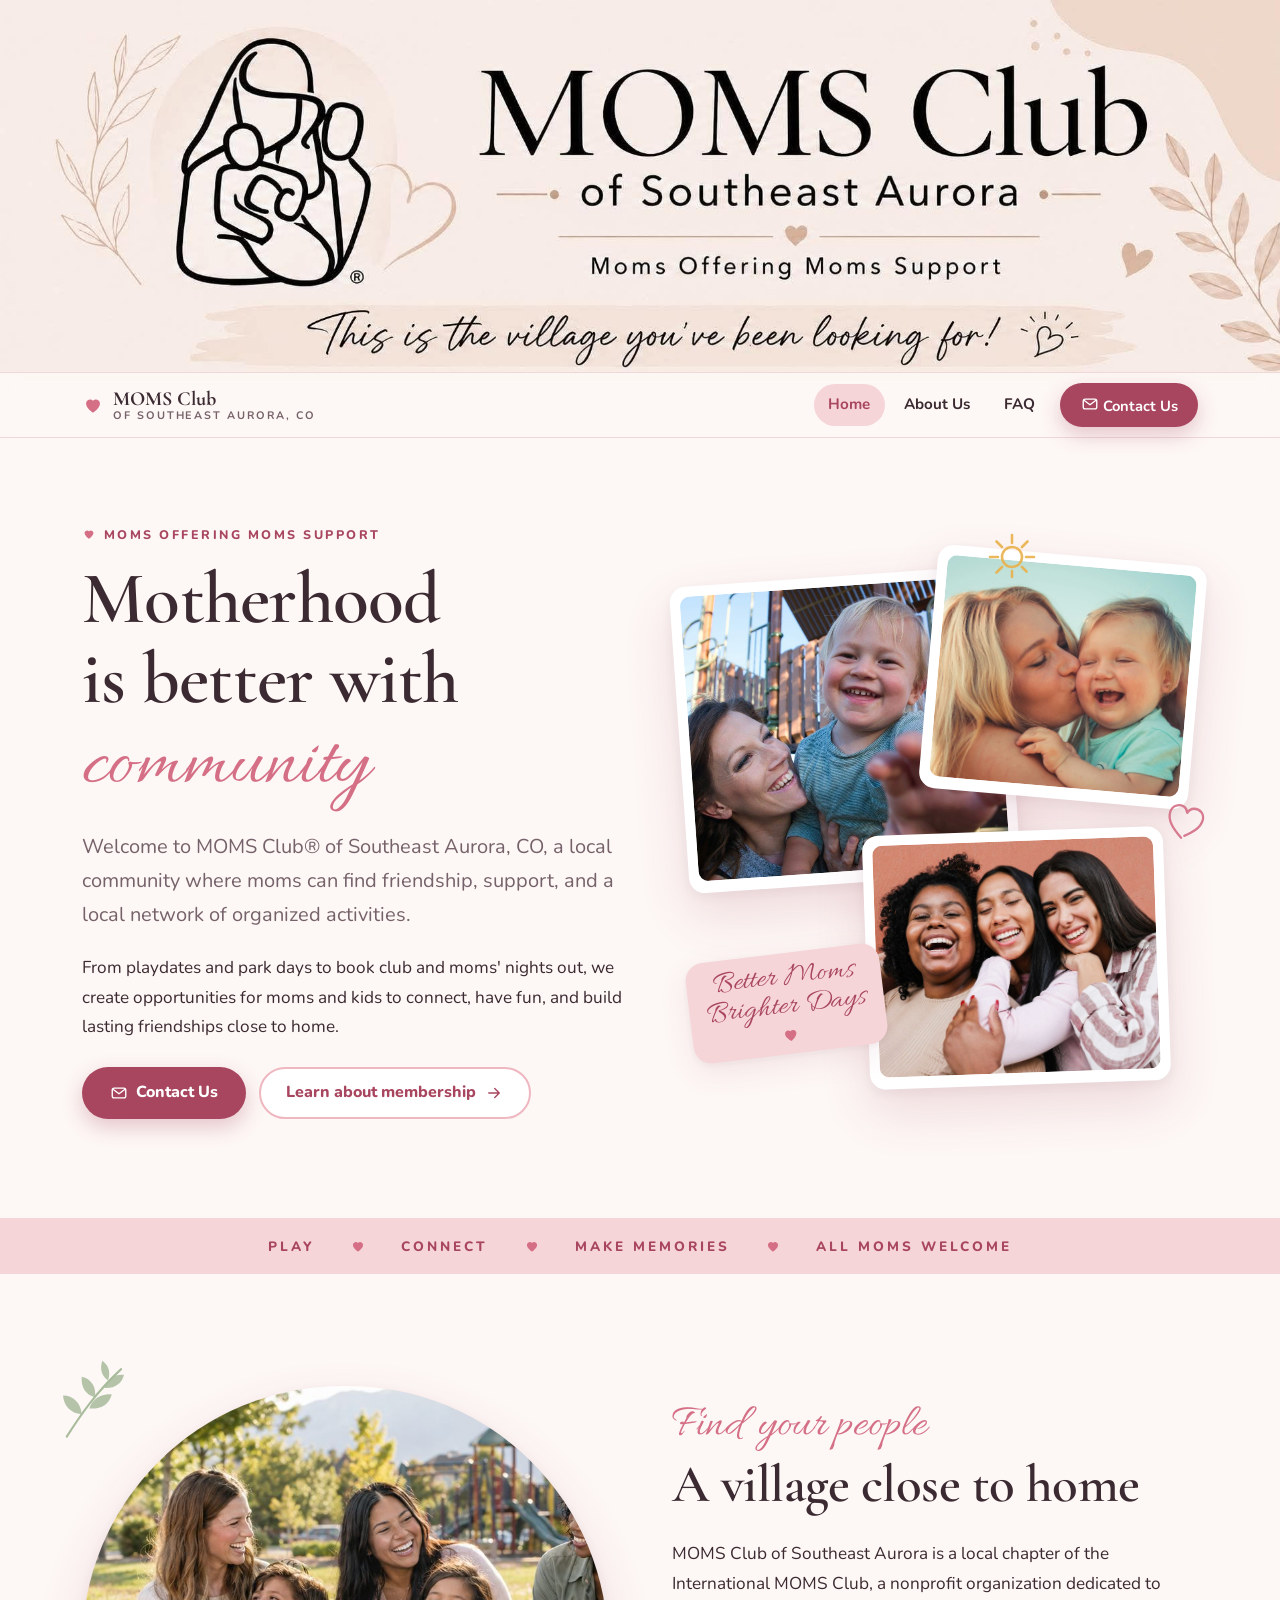
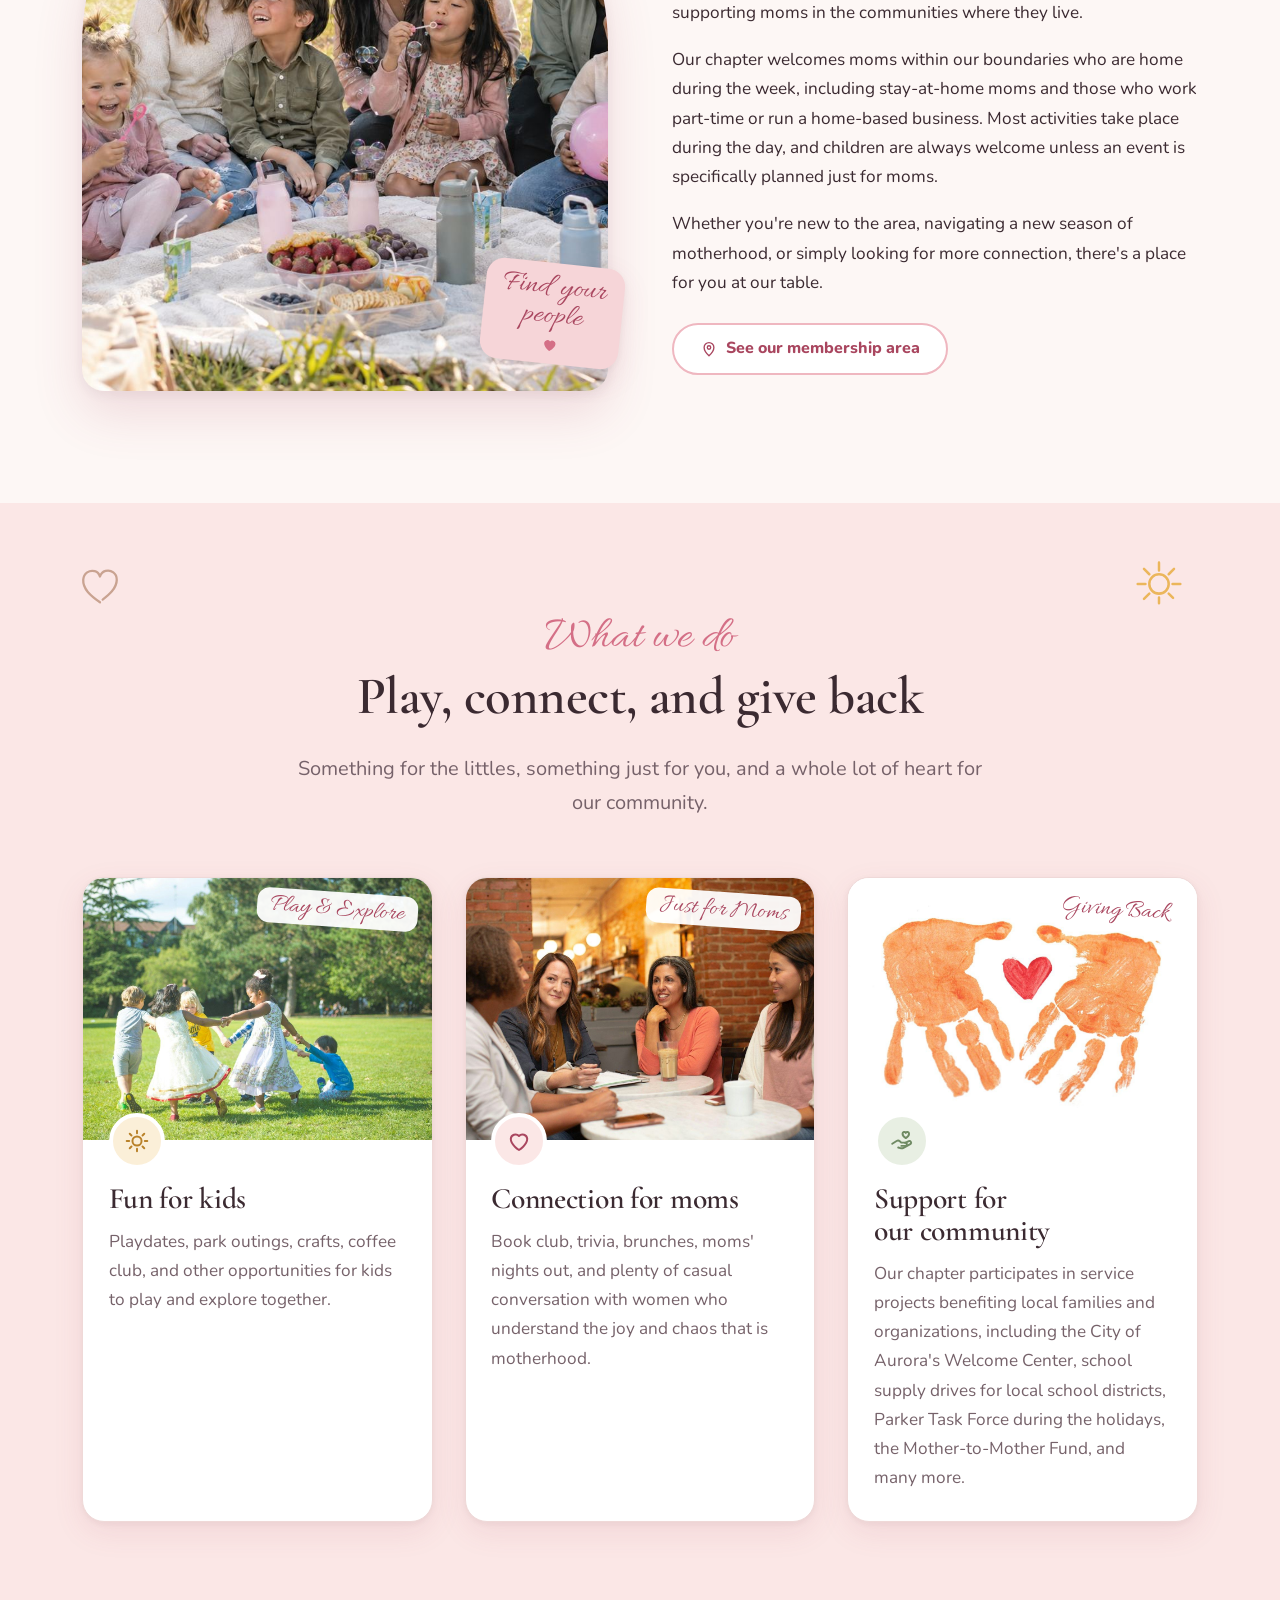
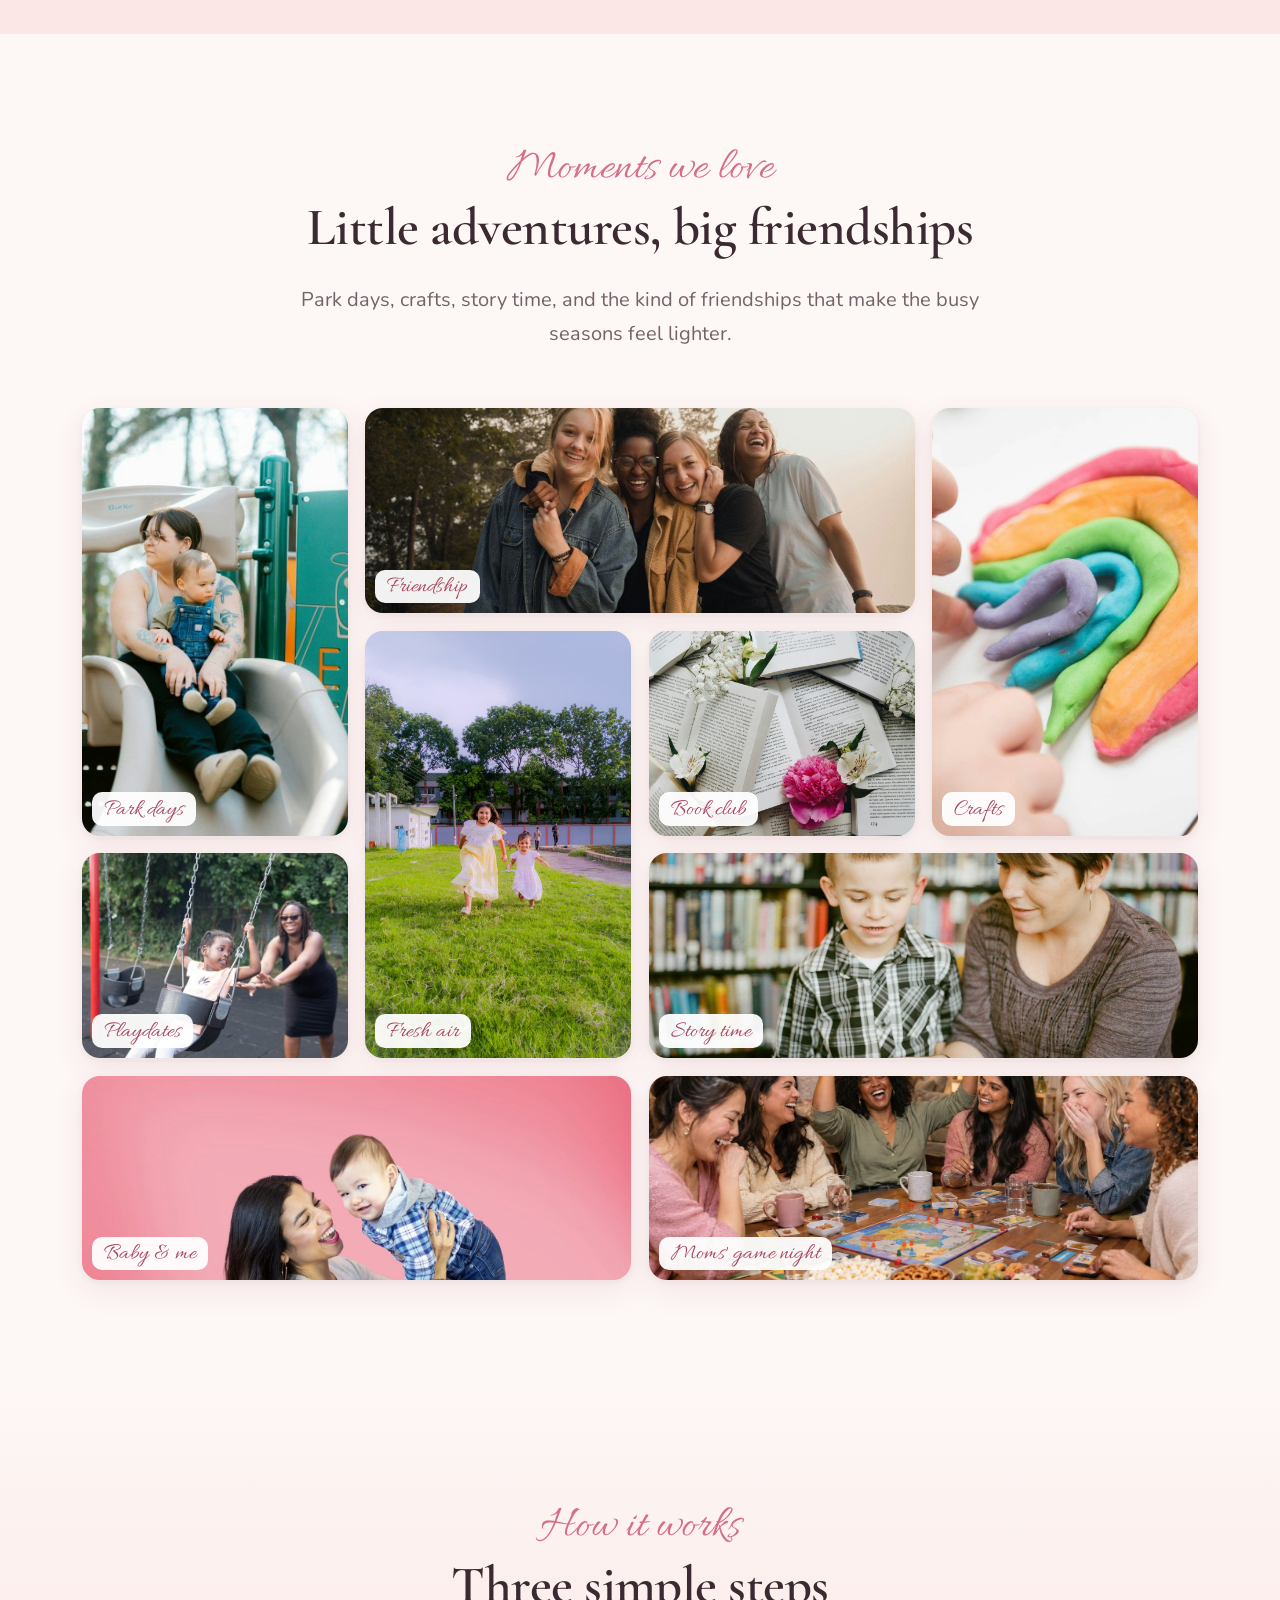
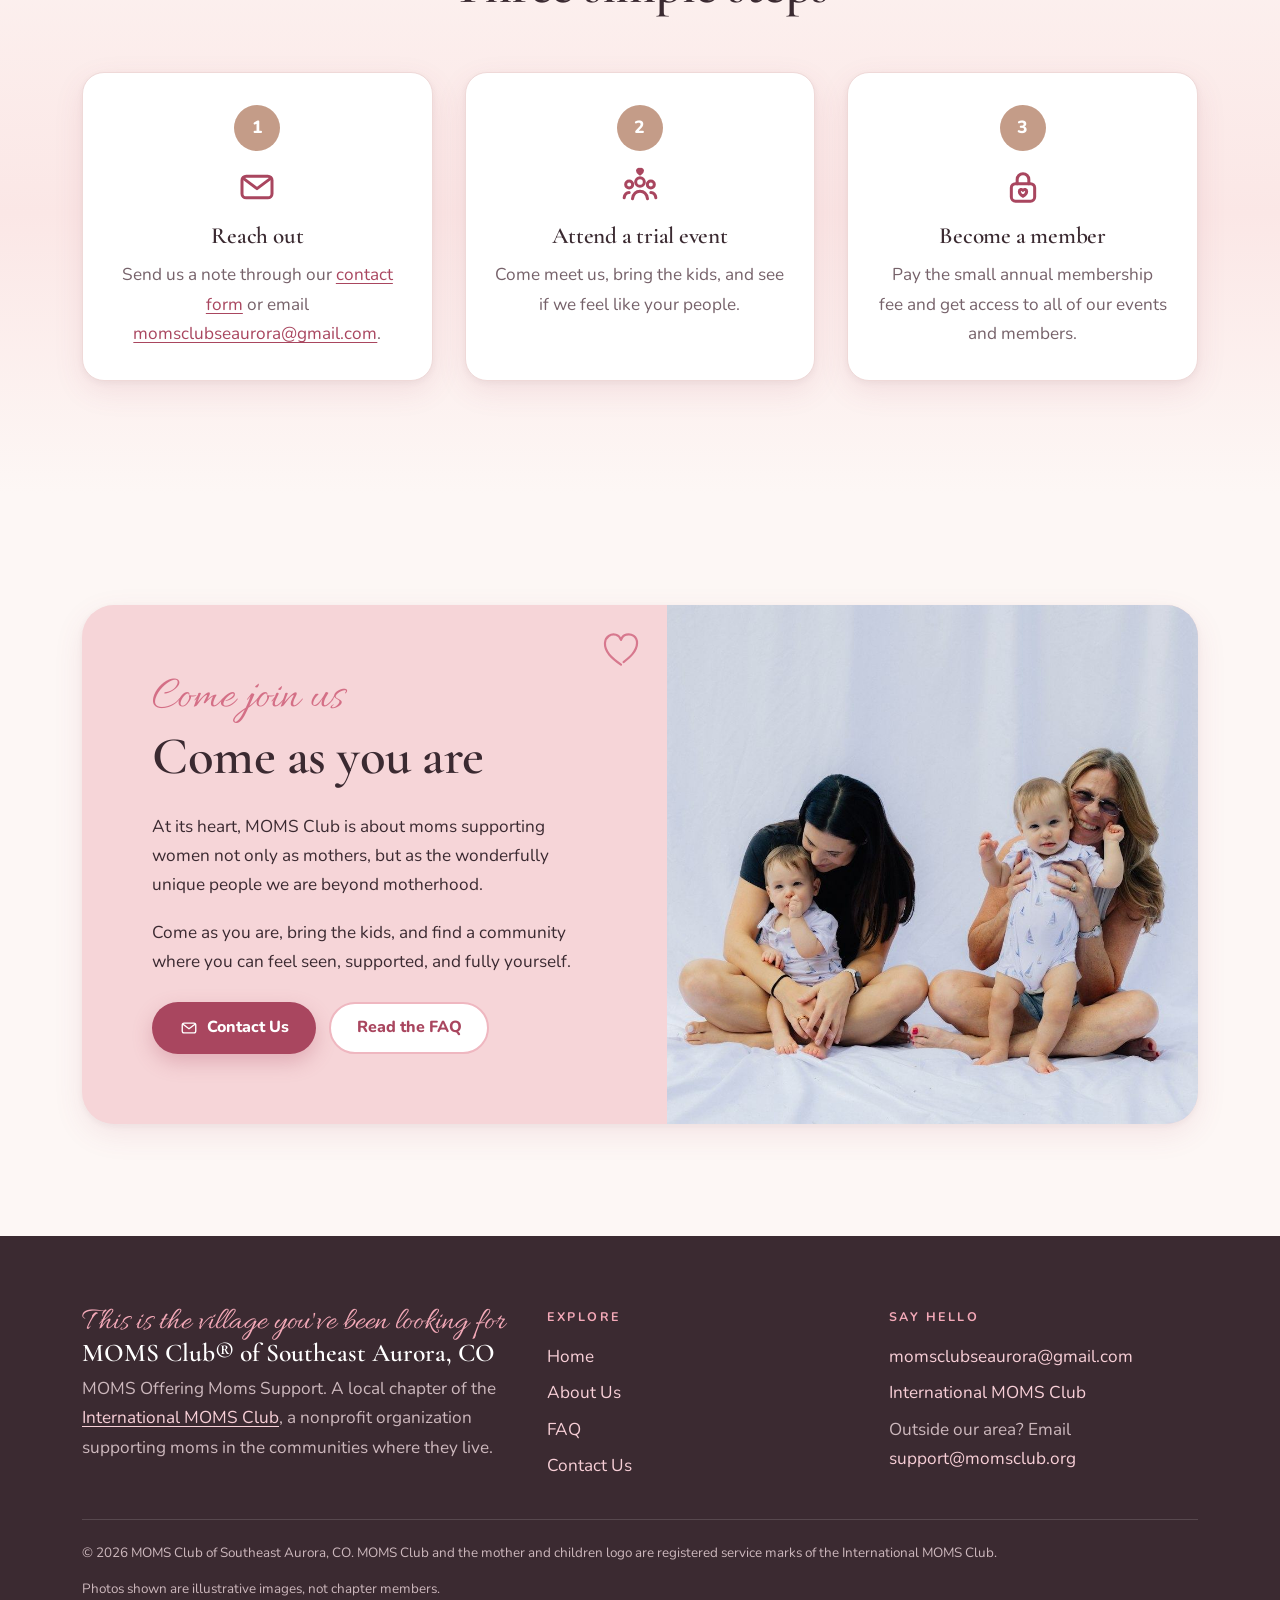
<file: index.html>
<!doctype html>
<html lang="en">
<head>
<meta charset="utf-8">
<meta name="viewport" content="width=device-width, initial-scale=1">
<title>MOMS Club of Southeast Aurora, CO | MOMS Offering Moms Support</title>
<meta name="description" content="MOMS Club of Southeast Aurora, CO is a local chapter of the International MOMS Club offering friendship, support, playdates, park days, and moms' nights out.">
<meta property="og:title" content="MOMS Club of Southeast Aurora, CO | MOMS Offering Moms Support">
<meta property="og:description" content="MOMS Club of Southeast Aurora, CO is a local chapter of the International MOMS Club offering friendship, support, playdates, park days, and moms' nights out.">
<meta property="og:image" content="assets/img/banner.jpg">
<meta name="theme-color" content="#f7ece8">
<link rel="icon" href="data:image/svg+xml,%3Csvg xmlns='http://www.w3.org/2000/svg' viewBox='0 0 24 24'%3E%3Cpath fill='%23d46f86' d='M12 21s-8-4.9-8-11A4.6 4.6 0 0 1 12 7.2 4.6 4.6 0 0 1 20 10c0 6.1-8 11-8 11z'/%3E%3C/svg%3E">
<link rel="preconnect" href="https://fonts.googleapis.com">
<link rel="preconnect" href="https://fonts.gstatic.com" crossorigin>
<link href="https://fonts.googleapis.com/css2?family=Allura&family=Cormorant+Garamond:wght@500;600;700&family=Nunito:wght@400;600;700;800&display=swap" rel="stylesheet">
<link rel="stylesheet" href="assets/styles.css">
<script>document.documentElement.classList.add('js')</script>
</head>
<body>
<a class="skip" href="#main">Skip to content</a>
<svg width="0" height="0" style="position:absolute" aria-hidden="true">
<symbol id="i-heart" viewBox="0 0 24 24"><path d="M12 20.3s-7.6-4.6-7.6-10.3A4.4 4.4 0 0 1 12 7.4 4.4 4.4 0 0 1 19.6 10c0 5.7-7.6 10.3-7.6 10.3z"/></symbol>
<symbol id="i-doodle-heart" viewBox="0 0 48 48"><path d="M24 41C14 34 6 27 6.5 17.5 7 10.5 13 7 18.5 8.5c3 .8 4.6 3 5.5 5.6.9-2.8 2.7-5 5.8-5.8C35.6 6.8 41.6 10.6 41.5 17.6 41.3 26.8 33 33.4 26.8 38.2" fill="none" stroke="currentColor" stroke-width="2.4" stroke-linecap="round" stroke-linejoin="round"/></symbol>
<symbol id="i-sun" viewBox="0 0 24 24"><circle cx="12" cy="12" r="4.2"/><path d="M12 2.5v2.3M12 19.2v2.3M2.5 12h2.3M19.2 12h2.3M5.3 5.3l1.6 1.6M17.1 17.1l1.6 1.6M5.3 18.7l1.6-1.6M17.1 6.9l1.6-1.6"/></symbol>
<symbol id="i-sun-doodle" viewBox="0 0 64 64"><circle cx="32" cy="34" r="10" fill="none" stroke="currentColor" stroke-width="2.6"/><path d="M32 12v8M32 48v6M10 34h8M46 34h8M16.5 18.5l5.5 5.5M42 44l4.5 4.5M16.5 49.5 22 44M42 24l5.5-5.5" fill="none" stroke="currentColor" stroke-width="2.6" stroke-linecap="round"/></symbol>
<symbol id="i-leaf" viewBox="0 0 96 96"><path d="M20 86C34 64 50 40 78 14" fill="none" stroke="currentColor" stroke-width="2.2" stroke-linecap="round"/><path d="M36 62c-12-1-19-9-20-20 11 0 19 8 20 20zM50 44c-10-3-15-11-14-22 10 2 16 11 14 22zM44 56c4-11 13-16 24-15-3 11-12 16-24 15zM60 34c3-10 11-15 21-14-2 10-11 15-21 14zM64 26c-7-5-9-13-6-21 7 5 9 13 6 21z" fill="currentColor" opacity=".85"/></symbol>
<symbol id="i-flower" viewBox="0 0 48 48"><g fill="currentColor" opacity=".9"><ellipse cx="24" cy="12" rx="5" ry="9"/><ellipse cx="24" cy="36" rx="5" ry="9"/><ellipse cx="12" cy="24" rx="9" ry="5"/><ellipse cx="36" cy="24" rx="9" ry="5"/><ellipse cx="15.5" cy="15.5" rx="5" ry="9" transform="rotate(-45 15.5 15.5)"/><ellipse cx="32.5" cy="32.5" rx="5" ry="9" transform="rotate(-45 32.5 32.5)"/><ellipse cx="32.5" cy="15.5" rx="5" ry="9" transform="rotate(45 32.5 15.5)"/><ellipse cx="15.5" cy="32.5" rx="5" ry="9" transform="rotate(45 15.5 32.5)"/></g><circle cx="24" cy="24" r="5.5" fill="#eab14d"/></symbol>
<symbol id="i-mail" viewBox="0 0 24 24"><rect x="3" y="5.5" width="18" height="13" rx="2.5"/><path d="m4 7 8 6 8-6"/></symbol>
<symbol id="i-users" viewBox="0 0 24 24"><circle cx="12" cy="9" r="2.6"/><circle cx="5.5" cy="10.5" r="2.1"/><circle cx="18.5" cy="10.5" r="2.1"/><path d="M7.5 19c.5-2.8 2.3-4.4 4.5-4.4s4 1.6 4.5 4.4M2.5 18.5c.3-2 1.5-3.2 3-3.2M21.5 18.5c-.3-2-1.5-3.2-3-3.2"/><path d="M12 4.2s-1.5-1-1.5-2a.9.9 0 0 1 1.5-.6.9.9 0 0 1 1.5.6c0 1-1.5 2-1.5 2z" fill="currentColor"/></symbol>
<symbol id="i-lock" viewBox="0 0 24 24"><rect x="5" y="10" width="14" height="10.5" rx="2.5"/><path d="M8.5 10V7.5a3.5 3.5 0 0 1 7 0V10"/><path d="M12 17.6s-2.2-1.3-2.2-2.9a1.2 1.2 0 0 1 2.2-.7 1.2 1.2 0 0 1 2.2.7c0 1.6-2.2 2.9-2.2 2.9z"/></symbol>
<symbol id="i-pin" viewBox="0 0 24 24"><path d="M12 21s-6.5-6-6.5-11a6.5 6.5 0 0 1 13 0c0 5-6.5 11-6.5 11z"/><circle cx="12" cy="10" r="2.3"/></symbol>
<symbol id="i-book" viewBox="0 0 24 24"><path d="M4 5.5c2.8-1 5.5-.8 8 1 2.5-1.8 5.2-2 8-1v13c-2.8-1-5.5-.8-8 1-2.5-1.8-5.2-2-8-1z"/><path d="M12 6.5v13"/></symbol>
<symbol id="i-balloon" viewBox="0 0 24 24"><path d="M12 15c-3.3 0-6-3-6-6.6S8.7 2 12 2s6 3 6 6.4S15.3 15 12 15z"/><path d="m11 15-.6 1.5h3.2L13 15M12 16.5c0 2 1.8 2.4 1 5.5"/></symbol>
<symbol id="i-hands" viewBox="0 0 24 24"><path d="M3 14.5 7 12c1-.6 2.2-.5 3 .3l1.3 1.2H15a1.5 1.5 0 0 1 0 3h-3.6"/><path d="m8.5 18 2 .6c1 .3 2 .2 2.9-.3L20 14.6a1.5 1.5 0 0 0-1.7-2.4l-3.4 1.6"/><path d="M15.5 9.3s-3-1.8-3-4a1.6 1.6 0 0 1 3-.8 1.6 1.6 0 0 1 3 .8c0 2.2-3 4-3 4z"/></symbol>
<symbol id="i-plus" viewBox="0 0 24 24"><path d="M12 5v14M5 12h14"/></symbol>
<symbol id="i-arrow" viewBox="0 0 24 24"><path d="M5 12h14M13 6l6 6-6 6"/></symbol>
<symbol id="i-menu" viewBox="0 0 24 24"><path d="M4 7h16M4 12h16M4 17h16"/></symbol>
<symbol id="i-sparkle" viewBox="0 0 24 24"><path d="M12 3c.6 4.4 2.6 6.4 7 7-4.4.6-6.4 2.6-7 7-.6-4.4-2.6-6.4-7-7 4.4-.6 6.4-2.6 7-7z"/></symbol>
<symbol id="i-question" viewBox="0 0 24 24"><circle cx="12" cy="12" r="9"/><path d="M9.5 9.5a2.6 2.6 0 1 1 3.6 2.4c-.7.3-1.1.9-1.1 1.6v.5M12 17.2v.1"/></symbol>
<symbol id="i-calendar" viewBox="0 0 24 24"><rect x="3.5" y="5" width="17" height="15.5" rx="2.5"/><path d="M3.5 10h17M8 3v4M16 3v4"/><path d="M12 17.5s-2-1.2-2-2.6a1.1 1.1 0 0 1 2-.6 1.1 1.1 0 0 1 2 .6c0 1.4-2 2.6-2 2.6z"/></symbol>
</svg><header>
<div class="banner"><img src="assets/img/banner.jpg" width="1912" height="556" alt="MOMS Club of Southeast Aurora. MOMS Offering Moms Support. This is the village you've been looking for."></div> 
<nav class="nav" aria-label="Main">
<div class="wrap">
<a class="brand" href="index.html"><svg class="ico solid" aria-hidden="true"><use href="#i-heart"/></svg><span>MOMS Club<small>of Southeast Aurora, CO</small></span></a>
<button class="menu-toggle" aria-expanded="false" aria-controls="menu" aria-label="Open menu"><svg class="ico" aria-hidden="true"><use href="#i-menu"/></svg></button>
<ul class="menu" id="menu"><li><a href="index.html" aria-current="page">Home</a></li><li><a href="about.html">About Us</a></li><li><a href="faq.html">FAQ</a></li><li><a class="btn btn-primary" href="contact.html"><svg class="ico" aria-hidden="true"><use href="#i-mail"/></svg> Contact Us</a></li></ul>
</div>
</nav>
</header>
<main id="main">

<section class="hero">
<div class="wrap hero-grid">
<div class="reveal">
<span class="eyebrow"><svg class="ico solid" aria-hidden="true"><use href="#i-heart"/></svg> MOMS Offering Moms Support</span>
<h1>Motherhood is better with <em>community</em></h1>
<p class="lead">Welcome to MOMS Club&reg; of Southeast Aurora, CO, a local community where moms can find friendship, support, and a local network of organized activities.</p>
<p>From playdates and park days to book club and moms' nights out, we create opportunities for moms and kids to connect, have fun, and build lasting friendships close to home.</p>
<div class="actions"><a class="btn btn-primary" href="contact.html"><svg class="ico" aria-hidden="true"><use href="#i-mail"/></svg> Contact Us</a><a class="btn btn-ghost" href="about.html">Learn about membership <svg class="ico" aria-hidden="true"><use href="#i-arrow"/></svg></a></div>
</div>
<div class="collage reveal" aria-hidden="false">
<div class="polaroid a"><img src="assets/img/p22.jpg" alt="A smiling mom and her toddler at the playground" loading="eager"></div>
<div class="polaroid b"><img src="assets/img/p243.jpg" alt="A mom kissing her laughing baby" loading="eager"></div>
<div class="polaroid c"><img src="assets/img/d0.jpg" alt="Three friends from different backgrounds hugging and laughing together" loading="eager"></div>
<div class="sticker">Better Moms<br>Brighter Days<svg class="ico solid" aria-hidden="true"><use href="#i-heart"/></svg></div>
<svg class="doodle h1" viewBox="0 0 48 48" aria-hidden="true"><use href="#i-doodle-heart"/></svg>
<svg class="doodle sun s1" viewBox="0 0 64 64" aria-hidden="true"><use href="#i-sun-doodle"/></svg>
</div>
</div>
</section>

<div class="ribbon" aria-label="Play, connect, make memories">
<ul><li>Play</li><li><svg class="ico solid" aria-hidden="true"><use href="#i-heart"/></svg></li><li>Connect</li><li><svg class="ico solid" aria-hidden="true"><use href="#i-heart"/></svg></li><li>Make Memories</li><li><svg class="ico solid" aria-hidden="true"><use href="#i-heart"/></svg></li><li>All Moms Welcome</li></ul>
</div>

<section class="section">
<div class="wrap split">
<div class="split-media reveal">
<svg class="doodle sage leaf" viewBox="0 0 96 96" aria-hidden="true"><use href="#i-leaf"/></svg>
<div class="photo tall arch"><img src="assets/img/momsgroup.jpg" alt="A group of moms and their kids laughing together on a picnic blanket at a park playdate" loading="lazy"></div>
<div class="sticker">Find your<br>people<svg class="ico solid" aria-hidden="true"><use href="#i-heart"/></svg></div>
</div>
<div class="reveal">
<span class="script">Find your people</span>
<h2>A village close to home</h2>
<p>MOMS Club of Southeast Aurora is a local chapter of the International MOMS Club, a nonprofit organization dedicated to supporting moms in the communities where they live.</p>
<p>Our chapter welcomes moms within our boundaries who are home during the week, including stay-at-home moms and those who work part-time or run a home-based business. Most activities take place during the day, and children are always welcome unless an event is specifically planned just for moms.</p>
<p>Whether you're new to the area, navigating a new season of motherhood, or simply looking for more connection, there's a place for you at our table.</p>
<div class="actions"><a class="btn btn-ghost" href="about.html"><svg class="ico" aria-hidden="true"><use href="#i-pin"/></svg> See our membership area</a></div>
</div>
</div>
</section>

<section class="section tint">
<svg class="doodle taupe" viewBox="0 0 48 48" aria-hidden="true" style="width:46px;left:6%;top:60px"><use href="#i-doodle-heart"/></svg>
<svg class="doodle sun" viewBox="0 0 64 64" aria-hidden="true" style="width:62px;right:7%;top:48px"><use href="#i-sun-doodle"/></svg>
<div class="wrap">
<div class="sec-head reveal">
<span class="script">What we do</span>
<h2>Play, connect, and give back</h2>
<p class="lead">Something for the littles, something just for you, and a whole lot of heart for our community.</p>
</div>
<div class="cards">
<article class="card reveal">
<div class="card-img"><img src="assets/img/p186.jpg" alt="Young children holding hands and playing in a circle at a sunny park" loading="lazy"><span class="tag">Play &amp; Explore</span></div>
<div class="card-body"><div class="card-ico sun"><svg class="ico" aria-hidden="true"><use href="#i-sun"/></svg></div><h3>Fun for kids</h3><p>Playdates, park outings, crafts, coffee club, and other opportunities for kids to play and explore together.</p></div>
</article>
<article class="card reveal">
<div class="card-img"><img src="assets/img/p146.jpg" alt="A group of moms chatting and laughing around a cafe table" loading="lazy"><span class="tag">Just for Moms</span></div>
<div class="card-body"><div class="card-ico"><svg class="ico" aria-hidden="true"><use href="#i-heart"/></svg></div><h3>Connection for moms</h3><p>Book club, trivia, brunches, moms' nights out, and plenty of casual conversation with women who understand the joy and chaos that is motherhood.</p></div>
</article>
<article class="card reveal">
<div class="card-img"><img src="assets/img/p279.jpg" alt="Two painted handprints facing each other with a small red heart between them" loading="lazy"><span class="tag">Giving Back</span></div>
<div class="card-body"><div class="card-ico sage"><svg class="ico" aria-hidden="true"><use href="#i-hands"/></svg></div><h3>Support for our community</h3><p>Our chapter participates in service projects benefiting local families and organizations, including the City of Aurora's Welcome Center, school supply drives for local school districts, Parker Task Force during the holidays, the Mother-to-Mother Fund, and many more.</p></div>
</article>
</div>
</div>
</section>

<section class="section">
<div class="wrap">
<div class="sec-head reveal">
<span class="script">Moments we love</span>
<h2>Little adventures, big friendships</h2>
<p class="lead">Park days, crafts, story time, and the kind of friendships that make the busy seasons feel lighter.</p>
</div>
<div class="gallery reveal">
<figure class="g-tall"><img src="assets/img/p24.jpg" alt="A mom and toddler going down a playground slide" loading="lazy"><figcaption>Park days</figcaption></figure>
<figure class="g-wide"><img src="assets/img/d17.jpg" alt="Four friends from different backgrounds laughing together outdoors" loading="lazy"><figcaption>Friendship</figcaption></figure>
<figure class="g-tall"><img src="assets/img/p84.jpg" alt="Little hands shaping a rainbow out of play dough" loading="lazy"><figcaption>Crafts</figcaption></figure>
<figure class="g-tall"><img src="assets/img/p258.jpg" alt="Two little girls in dresses running across a grassy field" loading="lazy"><figcaption>Fresh air</figcaption></figure>
<figure><img src="assets/img/p158.jpg" alt="Open books with white and pink flowers" loading="lazy"><figcaption>Book club</figcaption></figure>
<figure><img src="assets/img/p29.jpg" alt="A mom pushing her daughter on a playground swing" loading="lazy"><figcaption>Playdates</figcaption></figure>
<figure class="g-wide"><img src="assets/img/p99.jpg" alt="A mom and young boy reading a book together in a library" loading="lazy"><figcaption>Story time</figcaption></figure>
<figure class="g-wide"><img src="assets/img/d9.jpg" alt="A laughing mom lifting her baby boy against a pink backdrop" loading="lazy"><figcaption>Baby &amp; me</figcaption></figure>
<figure class="g-wide"><img src="assets/img/gamenight.jpg" alt="Six moms from different backgrounds laughing around a board game night with snacks and coffee" loading="lazy"><figcaption>Moms' game night</figcaption></figure>
</div>
</div>
</section>

<section class="section tint-soft">
<div class="wrap">
<div class="sec-head reveal">
<span class="script">How it works</span>
<h2>Three simple steps</h2>
</div>
<div class="steps">
<div class="step reveal"><div class="step-num">1</div><div class="step-ico"><svg class="ico" aria-hidden="true"><use href="#i-mail"/></svg></div><h3>Reach out</h3><p>Send us a note through our <a href="contact.html">contact form</a> or email <a href="mailto:momsclubseaurora@gmail.com">momsclubseaurora@gmail.com</a>.</p></div>
<div class="step reveal"><div class="step-num">2</div><div class="step-ico"><svg class="ico" aria-hidden="true"><use href="#i-users"/></svg></div><h3>Attend a trial event</h3><p>Come meet us, bring the kids, and see if we feel like your people.</p></div>
<div class="step reveal"><div class="step-num">3</div><div class="step-ico"><svg class="ico" aria-hidden="true"><use href="#i-lock"/></svg></div><h3>Become a member</h3><p>Pay the small annual membership fee and get access to all of our events and members.</p></div>
</div>
</div>
</section>

<section class="section">
<div class="wrap">
<div class="cta-band reveal">
<div class="cta-text">
<svg class="doodle " viewBox="0 0 48 48" aria-hidden="true"><use href="#i-doodle-heart"/></svg>
<span class="script">Come join us</span>
<h2>Come as you are</h2>
<p>At its heart, MOMS Club is about moms supporting women not only as mothers, but as the wonderfully unique people we are beyond motherhood.</p>
<p>Come as you are, bring the kids, and find a community where you can feel seen, supported, and fully yourself.</p>
<div class="actions"><a class="btn btn-primary" href="contact.html"><svg class="ico" aria-hidden="true"><use href="#i-mail"/></svg> Contact Us</a><a class="btn btn-ghost" href="faq.html">Read the FAQ</a></div>
</div>
<div class="cta-media"><img src="assets/img/p2.jpg" alt="Two moms sitting together holding their babies" loading="lazy"></div>
</div>
</div>
</section>

</main>
<footer>
<div class="wrap">
<div class="foot-grid">
<div>
<div class="foot-script">This is the village you've been looking for</div>
<div class="foot-brand">MOMS Club&reg; of Southeast Aurora, CO</div>
<p style="color:#cdb8bd;max-width:44ch;margin:0">MOMS Offering Moms Support. A local chapter of the <a href="https://momsclub.org/" target="_blank" rel="noopener">International MOMS Club</a>, a nonprofit organization supporting moms in the communities where they live.</p>
</div>
<div>
<h4>Explore</h4>
<ul><li><a href="index.html">Home</a></li><li><a href="about.html">About Us</a></li><li><a href="faq.html">FAQ</a></li><li><a href="contact.html">Contact Us</a></li></ul>
</div>
<div>
<h4>Say hello</h4>
<ul><li><a href="mailto:momsclubseaurora@gmail.com">momsclubseaurora@gmail.com</a></li><li><a href="https://momsclub.org/" target="_blank" rel="noopener">International MOMS Club</a></li><li><span style="color:#cdb8bd">Outside our area? Email <a href="mailto:support@momsclub.org">support@momsclub.org</a></span></li></ul>
</div>
</div>
<div class="foot-legal">
<p>&copy; <span data-year>2026</span> MOMS Club of Southeast Aurora, CO. MOMS Club and the mother and children logo are registered service marks of the International MOMS Club.</p>
<p>Photos shown are illustrative images, not chapter members.</p>
</div>
</div>
</footer>
<script src="assets/site.js" defer></script>
</body>
</html>
</file>
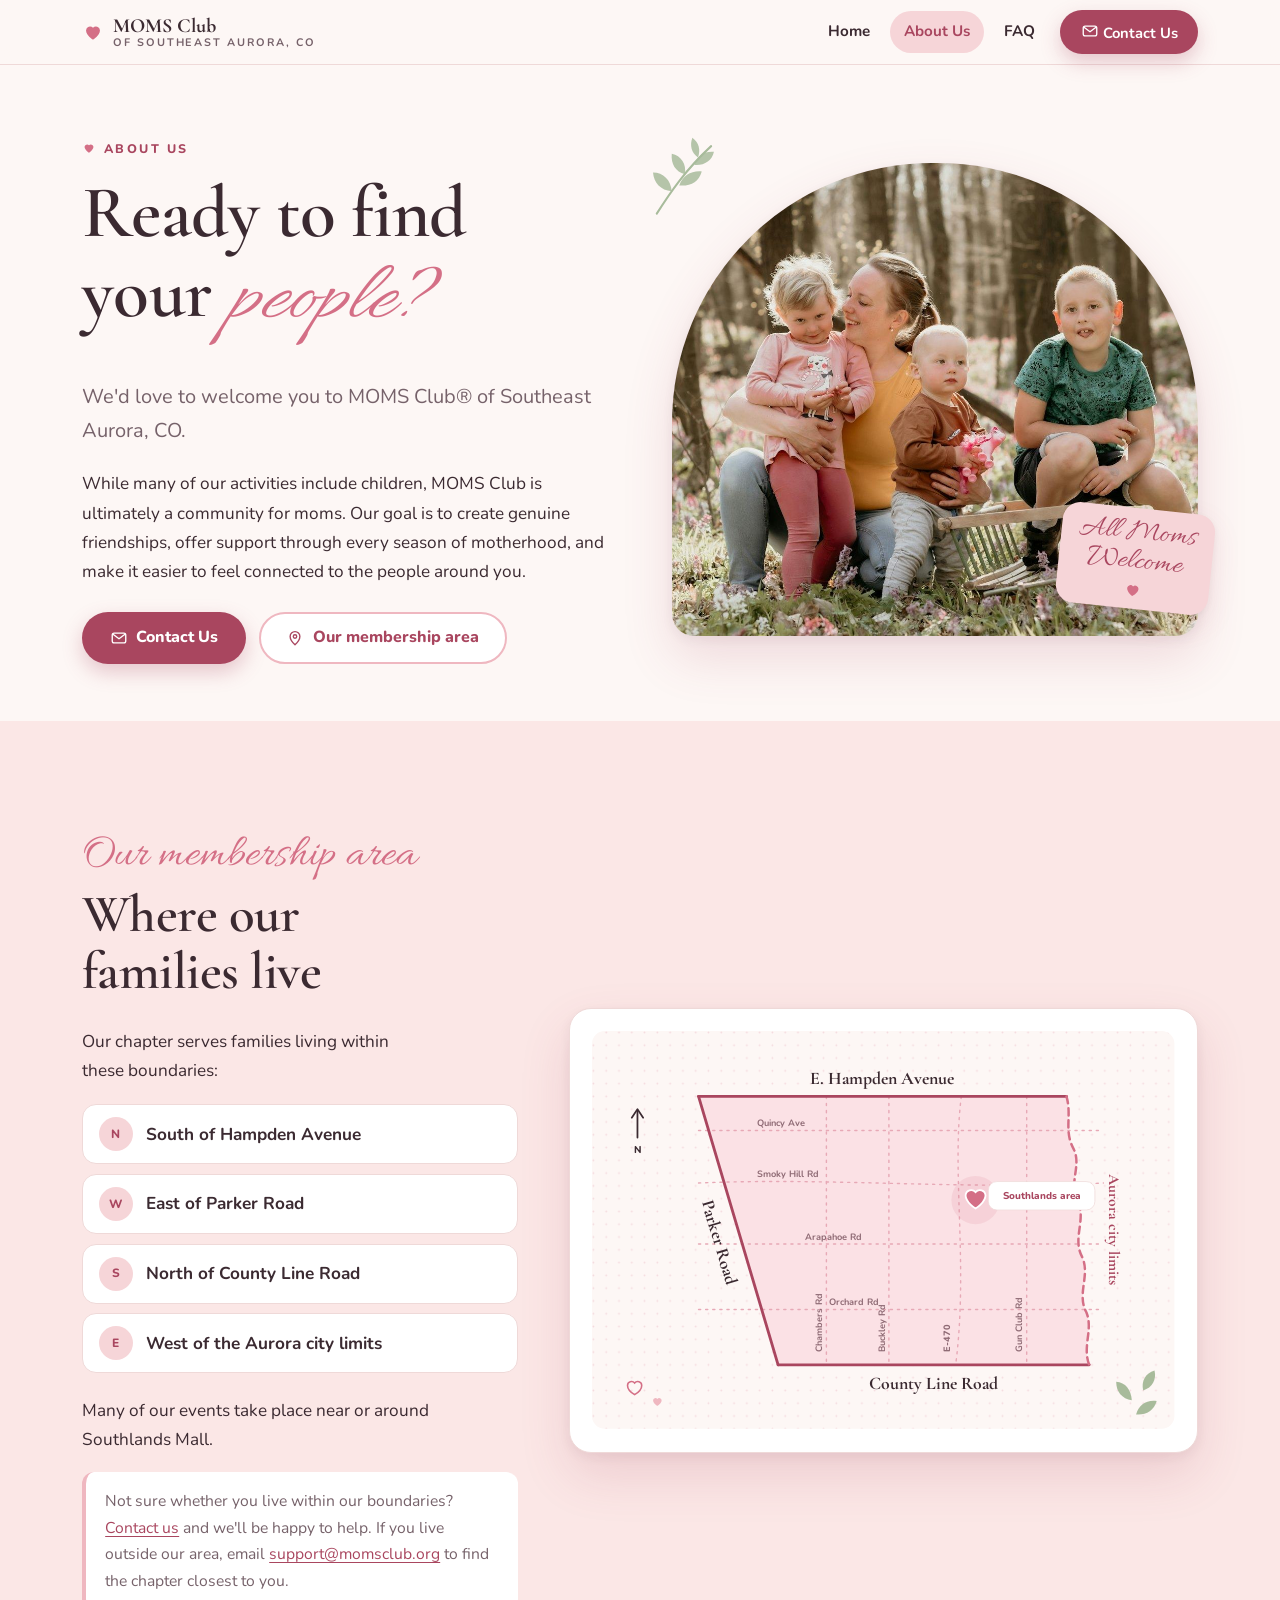
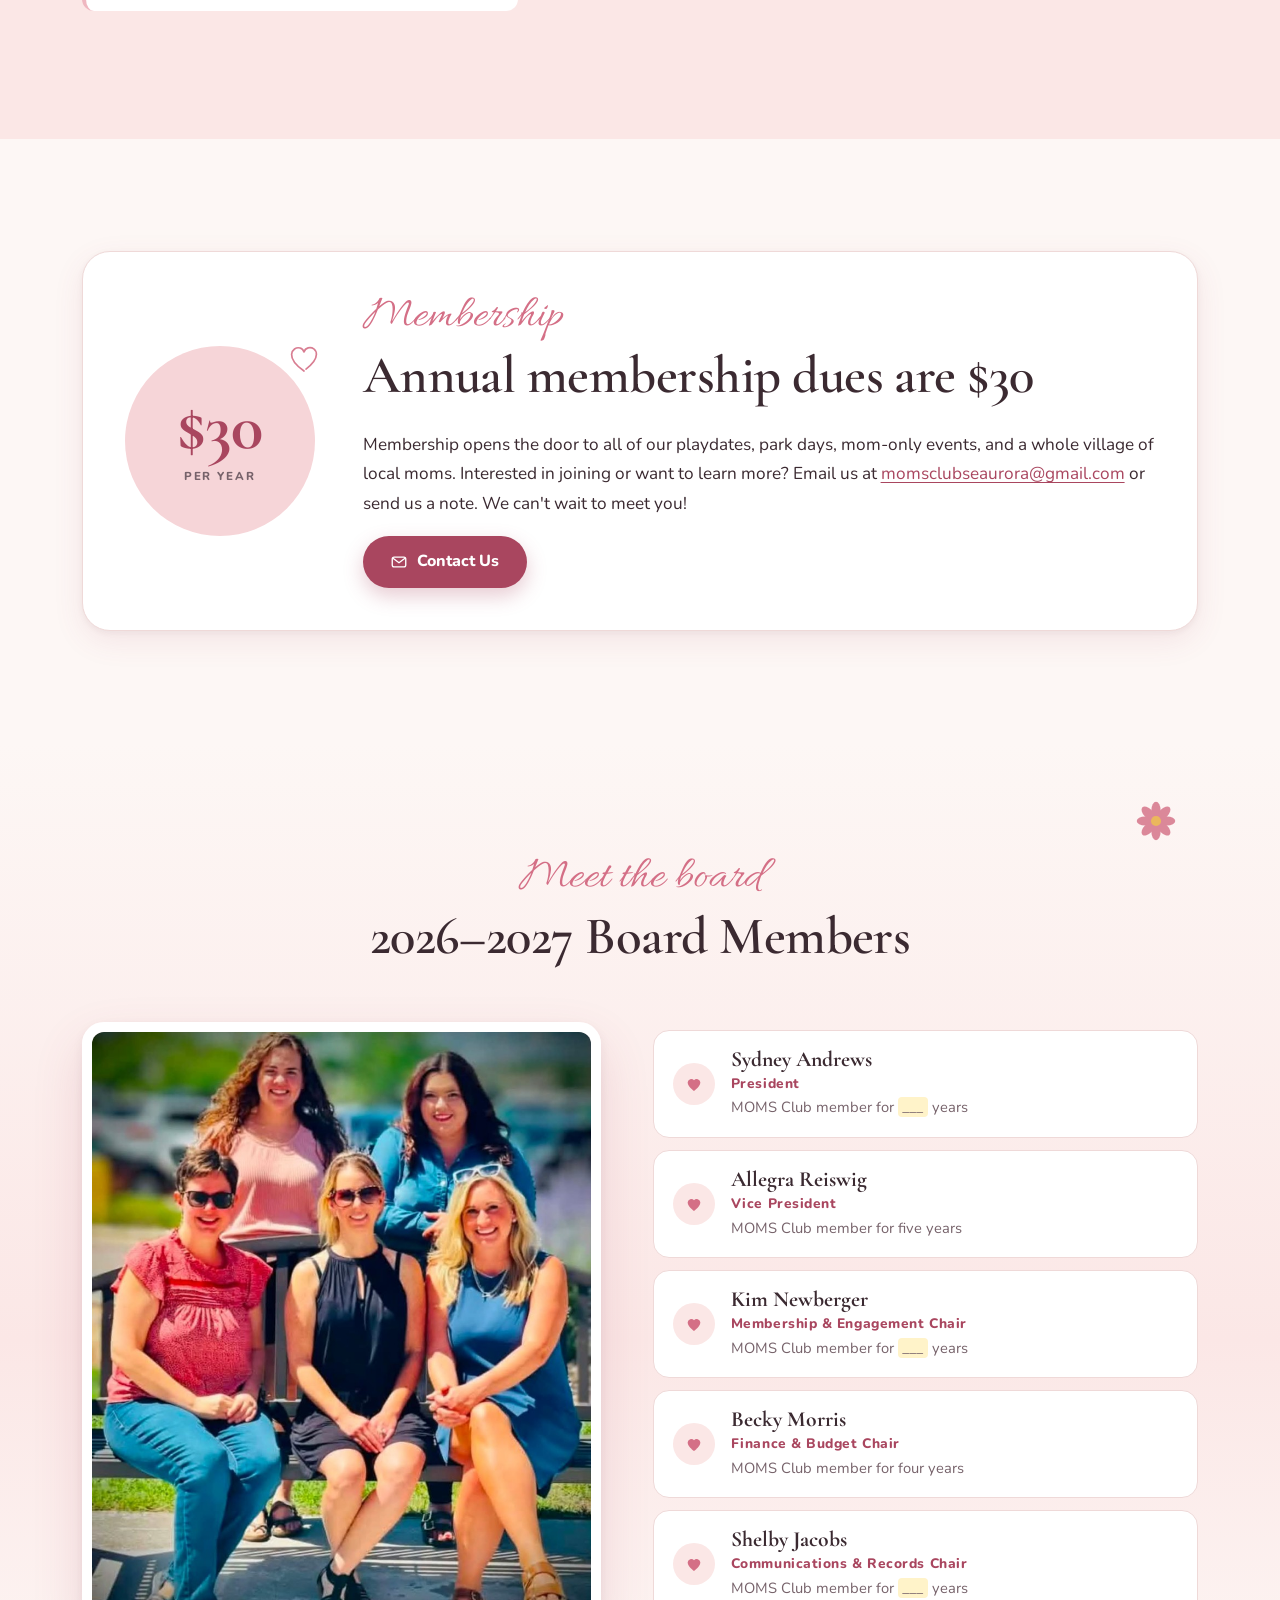
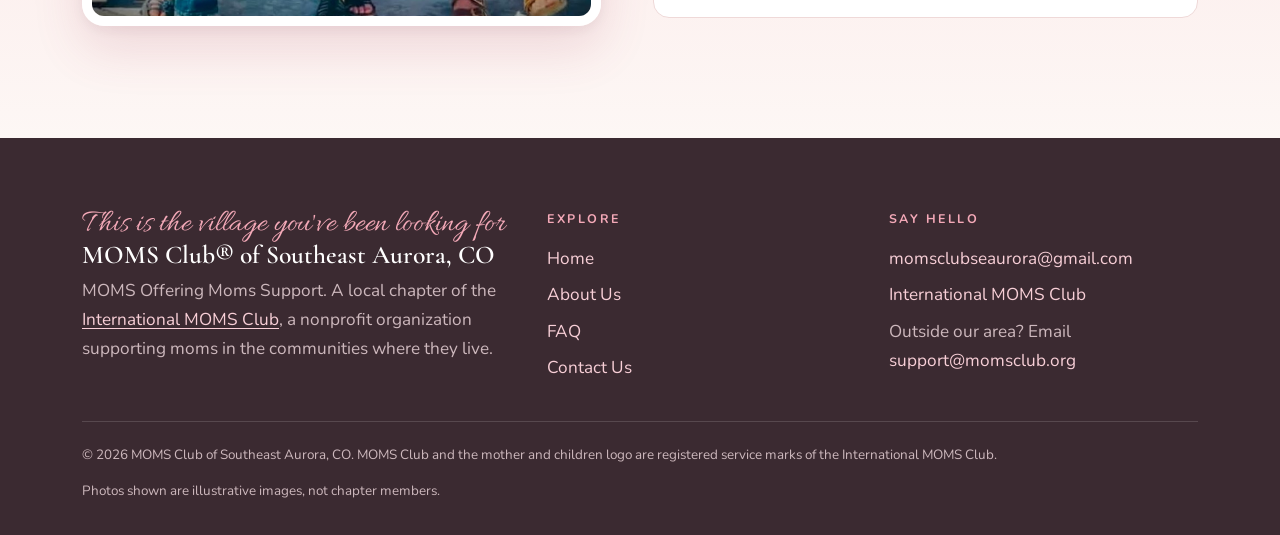
<file: about.html>
<!doctype html>
<html lang="en">
<head>
<meta charset="utf-8">
<meta name="viewport" content="width=device-width, initial-scale=1">
<title>About Us | MOMS Club of Southeast Aurora, CO</title>
<meta name="description" content="Membership area, annual dues, and the 2026 to 2027 board of MOMS Club of Southeast Aurora, CO.">
<meta property="og:title" content="About Us | MOMS Club of Southeast Aurora, CO">
<meta property="og:description" content="Membership area, annual dues, and the 2026 to 2027 board of MOMS Club of Southeast Aurora, CO.">
<meta property="og:image" content="assets/img/banner.jpg">
<meta name="theme-color" content="#f7ece8">
<link rel="icon" href="data:image/svg+xml,%3Csvg xmlns='http://www.w3.org/2000/svg' viewBox='0 0 24 24'%3E%3Cpath fill='%23d46f86' d='M12 21s-8-4.9-8-11A4.6 4.6 0 0 1 12 7.2 4.6 4.6 0 0 1 20 10c0 6.1-8 11-8 11z'/%3E%3C/svg%3E">
<link rel="preconnect" href="https://fonts.googleapis.com">
<link rel="preconnect" href="https://fonts.gstatic.com" crossorigin>
<link href="https://fonts.googleapis.com/css2?family=Allura&family=Cormorant+Garamond:wght@500;600;700&family=Nunito:wght@400;600;700;800&display=swap" rel="stylesheet">
<link rel="stylesheet" href="assets/styles.css">
<script>document.documentElement.classList.add('js')</script>
</head>
<body>
<a class="skip" href="#main">Skip to content</a>
<svg width="0" height="0" style="position:absolute" aria-hidden="true">
<symbol id="i-heart" viewBox="0 0 24 24"><path d="M12 20.3s-7.6-4.6-7.6-10.3A4.4 4.4 0 0 1 12 7.4 4.4 4.4 0 0 1 19.6 10c0 5.7-7.6 10.3-7.6 10.3z"/></symbol>
<symbol id="i-doodle-heart" viewBox="0 0 48 48"><path d="M24 41C14 34 6 27 6.5 17.5 7 10.5 13 7 18.5 8.5c3 .8 4.6 3 5.5 5.6.9-2.8 2.7-5 5.8-5.8C35.6 6.8 41.6 10.6 41.5 17.6 41.3 26.8 33 33.4 26.8 38.2" fill="none" stroke="currentColor" stroke-width="2.4" stroke-linecap="round" stroke-linejoin="round"/></symbol>
<symbol id="i-sun" viewBox="0 0 24 24"><circle cx="12" cy="12" r="4.2"/><path d="M12 2.5v2.3M12 19.2v2.3M2.5 12h2.3M19.2 12h2.3M5.3 5.3l1.6 1.6M17.1 17.1l1.6 1.6M5.3 18.7l1.6-1.6M17.1 6.9l1.6-1.6"/></symbol>
<symbol id="i-sun-doodle" viewBox="0 0 64 64"><circle cx="32" cy="34" r="10" fill="none" stroke="currentColor" stroke-width="2.6"/><path d="M32 12v8M32 48v6M10 34h8M46 34h8M16.5 18.5l5.5 5.5M42 44l4.5 4.5M16.5 49.5 22 44M42 24l5.5-5.5" fill="none" stroke="currentColor" stroke-width="2.6" stroke-linecap="round"/></symbol>
<symbol id="i-leaf" viewBox="0 0 96 96"><path d="M20 86C34 64 50 40 78 14" fill="none" stroke="currentColor" stroke-width="2.2" stroke-linecap="round"/><path d="M36 62c-12-1-19-9-20-20 11 0 19 8 20 20zM50 44c-10-3-15-11-14-22 10 2 16 11 14 22zM44 56c4-11 13-16 24-15-3 11-12 16-24 15zM60 34c3-10 11-15 21-14-2 10-11 15-21 14zM64 26c-7-5-9-13-6-21 7 5 9 13 6 21z" fill="currentColor" opacity=".85"/></symbol>
<symbol id="i-flower" viewBox="0 0 48 48"><g fill="currentColor" opacity=".9"><ellipse cx="24" cy="12" rx="5" ry="9"/><ellipse cx="24" cy="36" rx="5" ry="9"/><ellipse cx="12" cy="24" rx="9" ry="5"/><ellipse cx="36" cy="24" rx="9" ry="5"/><ellipse cx="15.5" cy="15.5" rx="5" ry="9" transform="rotate(-45 15.5 15.5)"/><ellipse cx="32.5" cy="32.5" rx="5" ry="9" transform="rotate(-45 32.5 32.5)"/><ellipse cx="32.5" cy="15.5" rx="5" ry="9" transform="rotate(45 32.5 15.5)"/><ellipse cx="15.5" cy="32.5" rx="5" ry="9" transform="rotate(45 15.5 32.5)"/></g><circle cx="24" cy="24" r="5.5" fill="#eab14d"/></symbol>
<symbol id="i-mail" viewBox="0 0 24 24"><rect x="3" y="5.5" width="18" height="13" rx="2.5"/><path d="m4 7 8 6 8-6"/></symbol>
<symbol id="i-users" viewBox="0 0 24 24"><circle cx="12" cy="9" r="2.6"/><circle cx="5.5" cy="10.5" r="2.1"/><circle cx="18.5" cy="10.5" r="2.1"/><path d="M7.5 19c.5-2.8 2.3-4.4 4.5-4.4s4 1.6 4.5 4.4M2.5 18.5c.3-2 1.5-3.2 3-3.2M21.5 18.5c-.3-2-1.5-3.2-3-3.2"/><path d="M12 4.2s-1.5-1-1.5-2a.9.9 0 0 1 1.5-.6.9.9 0 0 1 1.5.6c0 1-1.5 2-1.5 2z" fill="currentColor"/></symbol>
<symbol id="i-lock" viewBox="0 0 24 24"><rect x="5" y="10" width="14" height="10.5" rx="2.5"/><path d="M8.5 10V7.5a3.5 3.5 0 0 1 7 0V10"/><path d="M12 17.6s-2.2-1.3-2.2-2.9a1.2 1.2 0 0 1 2.2-.7 1.2 1.2 0 0 1 2.2.7c0 1.6-2.2 2.9-2.2 2.9z"/></symbol>
<symbol id="i-pin" viewBox="0 0 24 24"><path d="M12 21s-6.5-6-6.5-11a6.5 6.5 0 0 1 13 0c0 5-6.5 11-6.5 11z"/><circle cx="12" cy="10" r="2.3"/></symbol>
<symbol id="i-book" viewBox="0 0 24 24"><path d="M4 5.5c2.8-1 5.5-.8 8 1 2.5-1.8 5.2-2 8-1v13c-2.8-1-5.5-.8-8 1-2.5-1.8-5.2-2-8-1z"/><path d="M12 6.5v13"/></symbol>
<symbol id="i-balloon" viewBox="0 0 24 24"><path d="M12 15c-3.3 0-6-3-6-6.6S8.7 2 12 2s6 3 6 6.4S15.3 15 12 15z"/><path d="m11 15-.6 1.5h3.2L13 15M12 16.5c0 2 1.8 2.4 1 5.5"/></symbol>
<symbol id="i-hands" viewBox="0 0 24 24"><path d="M3 14.5 7 12c1-.6 2.2-.5 3 .3l1.3 1.2H15a1.5 1.5 0 0 1 0 3h-3.6"/><path d="m8.5 18 2 .6c1 .3 2 .2 2.9-.3L20 14.6a1.5 1.5 0 0 0-1.7-2.4l-3.4 1.6"/><path d="M15.5 9.3s-3-1.8-3-4a1.6 1.6 0 0 1 3-.8 1.6 1.6 0 0 1 3 .8c0 2.2-3 4-3 4z"/></symbol>
<symbol id="i-plus" viewBox="0 0 24 24"><path d="M12 5v14M5 12h14"/></symbol>
<symbol id="i-arrow" viewBox="0 0 24 24"><path d="M5 12h14M13 6l6 6-6 6"/></symbol>
<symbol id="i-menu" viewBox="0 0 24 24"><path d="M4 7h16M4 12h16M4 17h16"/></symbol>
<symbol id="i-sparkle" viewBox="0 0 24 24"><path d="M12 3c.6 4.4 2.6 6.4 7 7-4.4.6-6.4 2.6-7 7-.6-4.4-2.6-6.4-7-7 4.4-.6 6.4-2.6 7-7z"/></symbol>
<symbol id="i-question" viewBox="0 0 24 24"><circle cx="12" cy="12" r="9"/><path d="M9.5 9.5a2.6 2.6 0 1 1 3.6 2.4c-.7.3-1.1.9-1.1 1.6v.5M12 17.2v.1"/></symbol>
<symbol id="i-calendar" viewBox="0 0 24 24"><rect x="3.5" y="5" width="17" height="15.5" rx="2.5"/><path d="M3.5 10h17M8 3v4M16 3v4"/><path d="M12 17.5s-2-1.2-2-2.6a1.1 1.1 0 0 1 2-.6 1.1 1.1 0 0 1 2 .6c0 1.4-2 2.6-2 2.6z"/></symbol>
</svg><header>
 
<nav class="nav" aria-label="Main">
<div class="wrap">
<a class="brand" href="index.html"><svg class="ico solid" aria-hidden="true"><use href="#i-heart"/></svg><span>MOMS Club<small>of Southeast Aurora, CO</small></span></a>
<button class="menu-toggle" aria-expanded="false" aria-controls="menu" aria-label="Open menu"><svg class="ico" aria-hidden="true"><use href="#i-menu"/></svg></button>
<ul class="menu" id="menu"><li><a href="index.html">Home</a></li><li><a href="about.html" aria-current="page">About Us</a></li><li><a href="faq.html">FAQ</a></li><li><a class="btn btn-primary" href="contact.html"><svg class="ico" aria-hidden="true"><use href="#i-mail"/></svg> Contact Us</a></li></ul>
</div>
</nav>
</header>
<main id="main">

<section class="page-hero">
<div class="wrap split">
<div class="reveal">
<span class="eyebrow"><svg class="ico solid" aria-hidden="true"><use href="#i-heart"/></svg> About Us</span>
<h1>Ready to find your <em class="script" style="display:inline;font-size:1.15em;color:var(--rose)">people?</em></h1>
<p class="lead">We'd love to welcome you to MOMS Club&reg; of Southeast Aurora, CO.</p>
<p>While many of our activities include children, MOMS Club is ultimately a community for moms. Our goal is to create genuine friendships, offer support through every season of motherhood, and make it easier to feel connected to the people around you.</p>
<div class="actions"><a class="btn btn-primary" href="contact.html"><svg class="ico" aria-hidden="true"><use href="#i-mail"/></svg> Contact Us</a><a class="btn btn-ghost" href="#area"><svg class="ico" aria-hidden="true"><use href="#i-pin"/></svg> Our membership area</a></div>
</div>
<div class="split-media reveal">
<svg class="doodle sage leaf" viewBox="0 0 96 96" aria-hidden="true"><use href="#i-leaf"/></svg>
<div class="photo wide arch" style="aspect-ratio:4/3.6"><img src="assets/img/p18.jpg" alt="A mom sitting outdoors among spring flowers with three young children" loading="eager"></div>
<div class="sticker">All Moms<br>Welcome<svg class="ico solid" aria-hidden="true"><use href="#i-heart"/></svg></div>
</div>
</div>
</section>

<section class="section tint" id="area">
<div class="wrap bounds">
<div class="reveal">
<span class="script">Our membership area</span>
<h2>Where our families live</h2>
<p>Our chapter serves families living within these boundaries:</p>
<ul class="bound-list">
<li><span class="dir">N</span> South of Hampden Avenue</li>
<li><span class="dir">W</span> East of Parker Road</li>
<li><span class="dir">S</span> North of County Line Road</li>
<li><span class="dir">E</span> West of the Aurora city limits</li>
</ul>
<p>Many of our events take place near or around Southlands Mall.</p>
<p class="note">Not sure whether you live within our boundaries? <a href="contact.html">Contact us</a> and we'll be happy to help. If you live outside our area, email <a href="mailto:support@momsclub.org">support@momsclub.org</a> to find the chapter closest to you.</p>
</div>
<div class="map-card reveal"><svg viewBox="0 0 820 560" role="img" aria-labelledby="mapT mapD" xmlns="http://www.w3.org/2000/svg">
<title id="mapT">Map of the MOMS Club of Southeast Aurora membership area</title>
<desc id="mapD">Our area is south of Hampden Avenue, east of Parker Road, north of County Line Road, and west of the Aurora city limits, including neighborhoods near Southlands.</desc>
<defs>
<clipPath id="area"><path d="M150 92 L668 92 C676 120 664 140 678 166 C690 190 670 214 684 240 C696 266 676 292 690 318 C702 344 682 370 696 396 C706 420 690 444 700 470 L262 470 Z"/></clipPath>
<pattern id="dots" width="18" height="18" patternUnits="userSpaceOnUse"><circle cx="2" cy="2" r="1.3" fill="#efc7cf"/></pattern>
</defs>
<rect x="0" y="0" width="820" height="560" rx="18" fill="#fdf7f5"/>
<rect x="0" y="0" width="820" height="560" rx="18" fill="url(#dots)" opacity=".6"/>
<path d="M150 92 L668 92 C676 120 664 140 678 166 C690 190 670 214 684 240 C696 266 676 292 690 318 C702 344 682 370 696 396 C706 420 690 444 700 470 L262 470 Z" fill="#fbe1e5"/>
<g clip-path="url(#area)" stroke="#e7a9b6" stroke-width="2" stroke-dasharray="3 7" stroke-linecap="round" fill="none">
<path d="M150 140 H720"/><path d="M150 214 C340 206 520 224 720 214"/><path d="M150 300 H720"/><path d="M150 392 H720"/>
<path d="M330 92 V470"/><path d="M418 92 V470"/><path d="M520 92 C506 200 530 330 512 470"/><path d="M612 92 V470"/>
</g>
<g font-family="Nunito, sans-serif" font-size="13" font-weight="700" fill="#8f6b75">
<text x="232" y="134">Quincy Ave</text>
<text x="232" y="206">Smoky Hill Rd</text>
<text x="300" y="294">Arapahoe Rd</text>
<text x="334" y="386">Orchard Rd</text>
<text transform="translate(324 452) rotate(-90)">Chambers Rd</text>
<text transform="translate(412 452) rotate(-90)">Buckley Rd</text>
<text transform="translate(504 452) rotate(-90)" font-weight="800">E-470</text>
<text transform="translate(606 452) rotate(-90)">Gun Club Rd</text>
</g>
<path d="M150 92 L668 92" stroke="#a9465f" stroke-width="4" stroke-linecap="round"/>
<path d="M150 92 L262 470" stroke="#a9465f" stroke-width="4" stroke-linecap="round"/>
<path d="M262 470 L700 470" stroke="#a9465f" stroke-width="4" stroke-linecap="round"/>
<path d="M668 92 C676 120 664 140 678 166 C690 190 670 214 684 240 C696 266 676 292 690 318 C702 344 682 370 696 396 C706 420 690 444 700 470" stroke="#d46f86" stroke-width="3.5" stroke-dasharray="10 7" fill="none" stroke-linecap="round"/>
<g font-family="Cormorant Garamond, Georgia, serif" font-weight="700" fill="#3b2a31">
<text x="409" y="74" text-anchor="middle" font-size="25">E. Hampden Avenue</text>
<text x="481" y="504" text-anchor="middle" font-size="25">County Line Road</text>
<text transform="translate(172 300) rotate(73.5)" text-anchor="middle" font-size="25">Parker Road</text>
<text transform="translate(728 280) rotate(90)" text-anchor="middle" font-size="22" fill="#a9465f">Aurora city limits</text>
</g>
<g transform="translate(540 238)">
<circle r="34" fill="#d46f86" opacity=".14"/>
<path d="M0 12s-14-8.4-14-18.6A8 8 0 0 1 0-11.2 8 8 0 0 1 14-6.6C14 3.6 0 12 0 12z" fill="#d46f86" stroke="#fff" stroke-width="2.5"/>
<rect x="18" y="-26" width="150" height="40" rx="12" fill="#fff" stroke="#efd9d8"/>
<text x="93" y="-1" text-anchor="middle" font-family="Nunito, sans-serif" font-size="14" font-weight="800" fill="#a9465f">Southlands area</text>
</g>
<g transform="translate(64 120)" font-family="Nunito, sans-serif" font-weight="800" font-size="14" fill="#3b2a31" text-anchor="middle">
<path d="M0 30 V-8" stroke="#3b2a31" stroke-width="2.5" stroke-linecap="round"/><path d="M-8 2 L0 -10 L8 2" fill="none" stroke="#3b2a31" stroke-width="2.5" stroke-linecap="round" stroke-linejoin="round"/>
<text y="52">N</text>
</g>
<g fill="#9fb592" opacity=".9">
<path d="M760 520c-14-2-22-12-22-26 13 1 21 11 22 26z"/><path d="M776 506c-3-13 3-24 16-28 3 13-3 24-16 28z"/><path d="M766 540c4-14 15-21 29-19-4 14-15 20-29 19z"/>
</g>
<path d="M60 512s-10-6-10-13a5.6 5.6 0 0 1 10-3.3 5.6 5.6 0 0 1 10 3.3c0 7-10 13-10 13z" fill="none" stroke="#d46f86" stroke-width="2.2"/>
<path d="M92 528s-6-3.6-6-8a3.4 3.4 0 0 1 6-2 3.4 3.4 0 0 1 6 2c0 4.4-6 8-6 8z" fill="#efb7c0"/>
</svg></div>
</div>
</section>

<section class="section">
<div class="wrap">
<div class="dues reveal">
<div class="price"><svg class="doodle " viewBox="0 0 48 48" aria-hidden="true"><use href="#i-doodle-heart"/></svg><div><b>$30</b><span>per year</span></div></div>
<div>
<span class="script">Membership</span>
<h2>Annual membership dues are $30</h2>
<p>Membership opens the door to all of our playdates, park days, mom-only events, and a whole village of local moms. Interested in joining or want to learn more? Email us at <a href="mailto:momsclubseaurora@gmail.com">momsclubseaurora@gmail.com</a> or send us a note. We can't wait to meet you!</p>
<div class="actions" style="margin-top:1rem"><a class="btn btn-primary" href="contact.html"><svg class="ico" aria-hidden="true"><use href="#i-mail"/></svg> Contact Us</a></div>
</div>
</div>
</div>
</section>

<section class="section tint-soft">
<svg class="doodle" viewBox="0 0 48 48" aria-hidden="true" style="width:44px;right:8%;top:56px"><use href="#i-flower"/></svg>
<div class="wrap">
<div class="sec-head reveal">
<span class="script">Meet the board</span>
<h2>2026&ndash;2027 Board Members</h2>
</div>
<div class="board">
<div class="board-photo reveal"><img src="assets/img/board.jpg" alt="The five 2026 to 2027 MOMS Club of Southeast Aurora board members smiling together on a park bench" loading="lazy"></div>
<ul class="members reveal">
<li class="member"><span class="heart"><svg class="ico solid" aria-hidden="true"><use href="#i-heart"/></svg></span><span><strong>Sydney Andrews</strong><span class="role">President</span><span class="yrs">MOMS Club member for <span class="ph">___</span> years</span></span></li>
<li class="member"><span class="heart"><svg class="ico solid" aria-hidden="true"><use href="#i-heart"/></svg></span><span><strong>Allegra Reiswig</strong><span class="role">Vice President</span><span class="yrs">MOMS Club member for five years</span></span></li>
<li class="member"><span class="heart"><svg class="ico solid" aria-hidden="true"><use href="#i-heart"/></svg></span><span><strong>Kim Newberger</strong><span class="role">Membership &amp; Engagement Chair</span><span class="yrs">MOMS Club member for <span class="ph">___</span> years</span></span></li>
<li class="member"><span class="heart"><svg class="ico solid" aria-hidden="true"><use href="#i-heart"/></svg></span><span><strong>Becky Morris</strong><span class="role">Finance &amp; Budget Chair</span><span class="yrs">MOMS Club member for four years</span></span></li>
<li class="member"><span class="heart"><svg class="ico solid" aria-hidden="true"><use href="#i-heart"/></svg></span><span><strong>Shelby Jacobs</strong><span class="role">Communications &amp; Records Chair</span><span class="yrs">MOMS Club member for <span class="ph">___</span> years</span></span></li>
</ul>
</div>
</div>
</section>

</main>
<footer>
<div class="wrap">
<div class="foot-grid">
<div>
<div class="foot-script">This is the village you've been looking for</div>
<div class="foot-brand">MOMS Club&reg; of Southeast Aurora, CO</div>
<p style="color:#cdb8bd;max-width:44ch;margin:0">MOMS Offering Moms Support. A local chapter of the <a href="https://momsclub.org/" target="_blank" rel="noopener">International MOMS Club</a>, a nonprofit organization supporting moms in the communities where they live.</p>
</div>
<div>
<h4>Explore</h4>
<ul><li><a href="index.html">Home</a></li><li><a href="about.html">About Us</a></li><li><a href="faq.html">FAQ</a></li><li><a href="contact.html">Contact Us</a></li></ul>
</div>
<div>
<h4>Say hello</h4>
<ul><li><a href="mailto:momsclubseaurora@gmail.com">momsclubseaurora@gmail.com</a></li><li><a href="https://momsclub.org/" target="_blank" rel="noopener">International MOMS Club</a></li><li><span style="color:#cdb8bd">Outside our area? Email <a href="mailto:support@momsclub.org">support@momsclub.org</a></span></li></ul>
</div>
</div>
<div class="foot-legal">
<p>&copy; <span data-year>2026</span> MOMS Club of Southeast Aurora, CO. MOMS Club and the mother and children logo are registered service marks of the International MOMS Club.</p>
<p>Photos shown are illustrative images, not chapter members.</p>
</div>
</div>
</footer>
<script src="assets/site.js" defer></script>
</body>
</html>
</file>
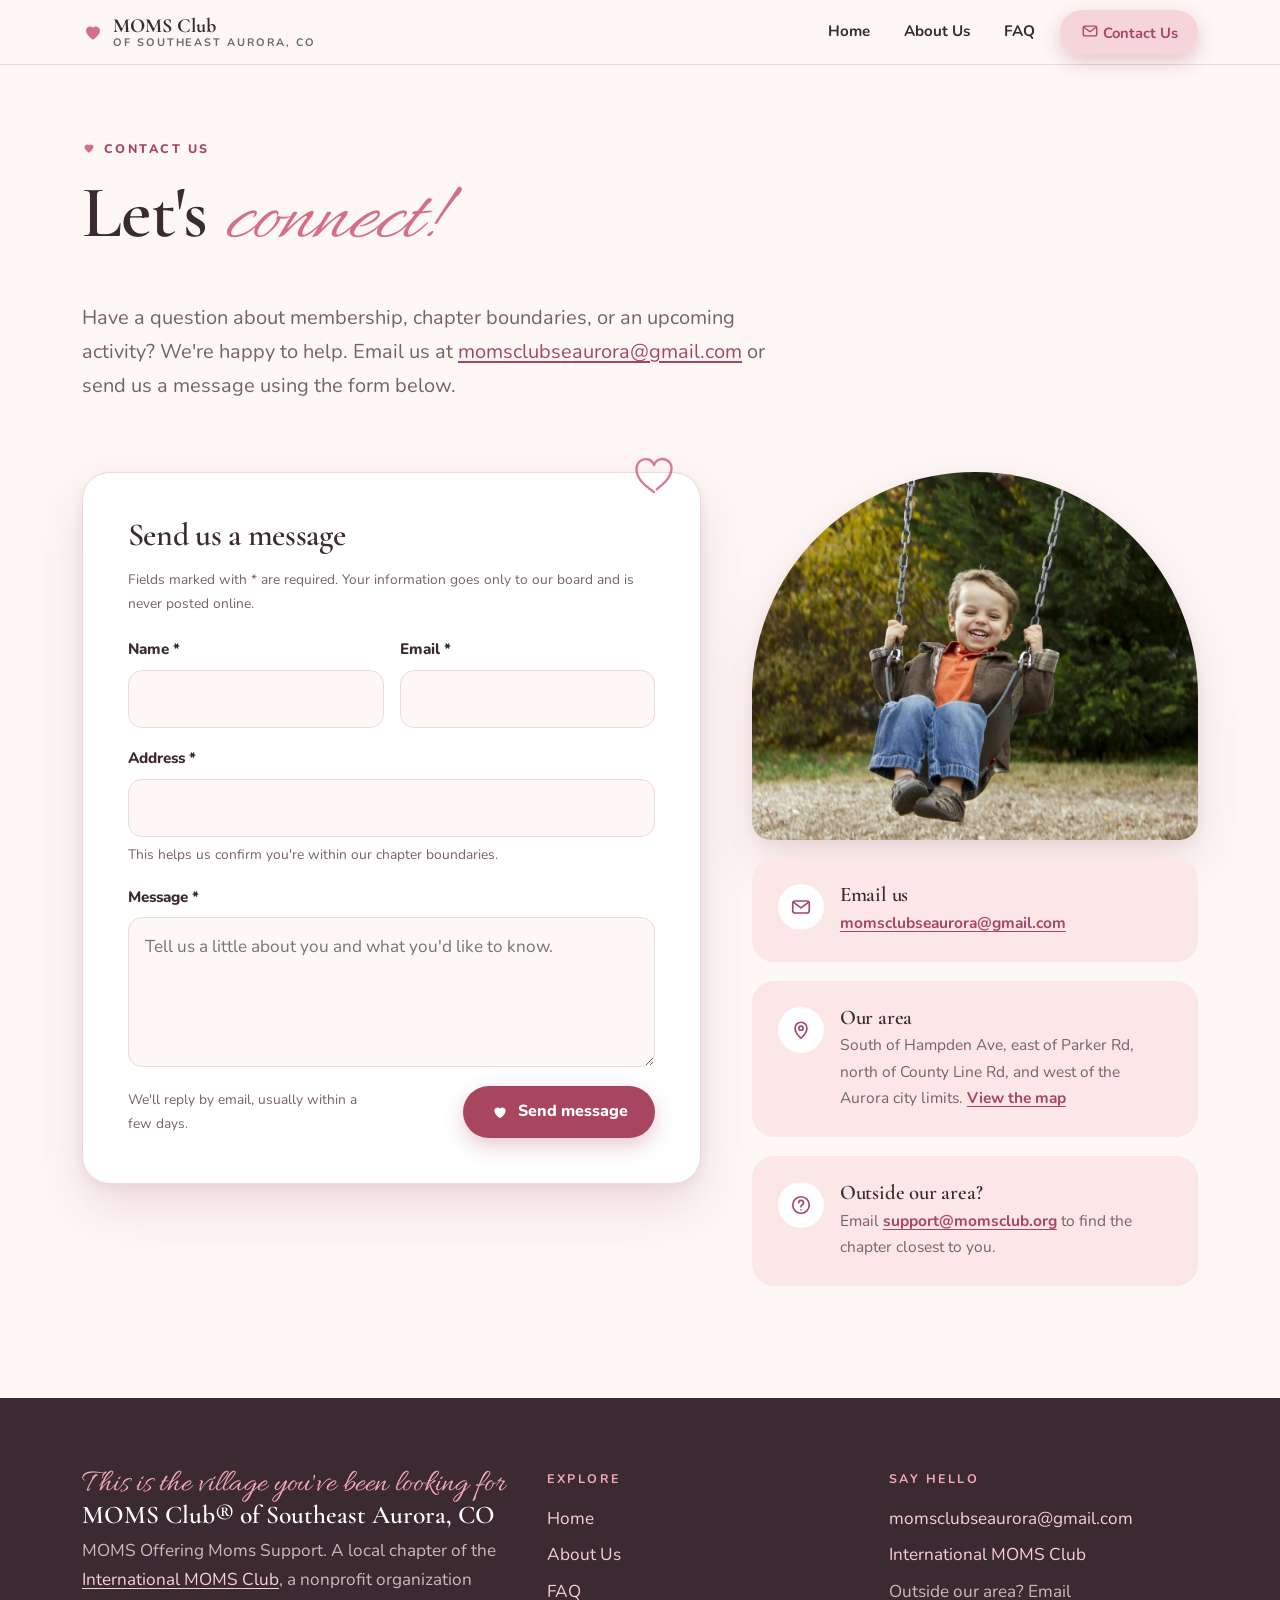
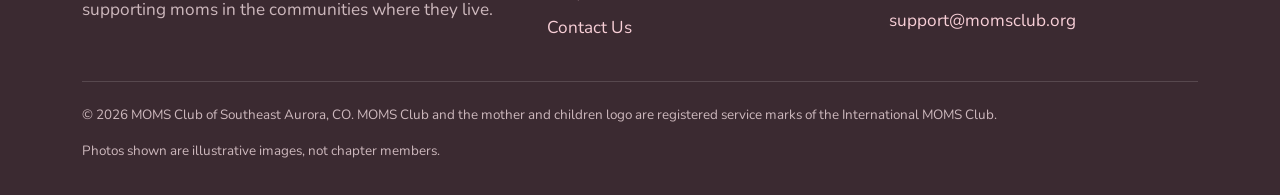
<file: contact.html>
<!doctype html>
<html lang="en">
<head>
<meta charset="utf-8">
<meta name="viewport" content="width=device-width, initial-scale=1">
<title>Contact Us | MOMS Club of Southeast Aurora, CO</title>
<meta name="description" content="Questions about membership, boundaries, or activities? Contact MOMS Club of Southeast Aurora, CO.">
<meta property="og:title" content="Contact Us | MOMS Club of Southeast Aurora, CO">
<meta property="og:description" content="Questions about membership, boundaries, or activities? Contact MOMS Club of Southeast Aurora, CO.">
<meta property="og:image" content="assets/img/banner.jpg">
<meta name="theme-color" content="#f7ece8">
<link rel="icon" href="data:image/svg+xml,%3Csvg xmlns='http://www.w3.org/2000/svg' viewBox='0 0 24 24'%3E%3Cpath fill='%23d46f86' d='M12 21s-8-4.9-8-11A4.6 4.6 0 0 1 12 7.2 4.6 4.6 0 0 1 20 10c0 6.1-8 11-8 11z'/%3E%3C/svg%3E">
<link rel="preconnect" href="https://fonts.googleapis.com">
<link rel="preconnect" href="https://fonts.gstatic.com" crossorigin>
<link href="https://fonts.googleapis.com/css2?family=Allura&family=Cormorant+Garamond:wght@500;600;700&family=Nunito:wght@400;600;700;800&display=swap" rel="stylesheet">
<link rel="stylesheet" href="assets/styles.css">
<script>document.documentElement.classList.add('js')</script>
</head>
<body>
<a class="skip" href="#main">Skip to content</a>
<svg width="0" height="0" style="position:absolute" aria-hidden="true">
<symbol id="i-heart" viewBox="0 0 24 24"><path d="M12 20.3s-7.6-4.6-7.6-10.3A4.4 4.4 0 0 1 12 7.4 4.4 4.4 0 0 1 19.6 10c0 5.7-7.6 10.3-7.6 10.3z"/></symbol>
<symbol id="i-doodle-heart" viewBox="0 0 48 48"><path d="M24 41C14 34 6 27 6.5 17.5 7 10.5 13 7 18.5 8.5c3 .8 4.6 3 5.5 5.6.9-2.8 2.7-5 5.8-5.8C35.6 6.8 41.6 10.6 41.5 17.6 41.3 26.8 33 33.4 26.8 38.2" fill="none" stroke="currentColor" stroke-width="2.4" stroke-linecap="round" stroke-linejoin="round"/></symbol>
<symbol id="i-sun" viewBox="0 0 24 24"><circle cx="12" cy="12" r="4.2"/><path d="M12 2.5v2.3M12 19.2v2.3M2.5 12h2.3M19.2 12h2.3M5.3 5.3l1.6 1.6M17.1 17.1l1.6 1.6M5.3 18.7l1.6-1.6M17.1 6.9l1.6-1.6"/></symbol>
<symbol id="i-sun-doodle" viewBox="0 0 64 64"><circle cx="32" cy="34" r="10" fill="none" stroke="currentColor" stroke-width="2.6"/><path d="M32 12v8M32 48v6M10 34h8M46 34h8M16.5 18.5l5.5 5.5M42 44l4.5 4.5M16.5 49.5 22 44M42 24l5.5-5.5" fill="none" stroke="currentColor" stroke-width="2.6" stroke-linecap="round"/></symbol>
<symbol id="i-leaf" viewBox="0 0 96 96"><path d="M20 86C34 64 50 40 78 14" fill="none" stroke="currentColor" stroke-width="2.2" stroke-linecap="round"/><path d="M36 62c-12-1-19-9-20-20 11 0 19 8 20 20zM50 44c-10-3-15-11-14-22 10 2 16 11 14 22zM44 56c4-11 13-16 24-15-3 11-12 16-24 15zM60 34c3-10 11-15 21-14-2 10-11 15-21 14zM64 26c-7-5-9-13-6-21 7 5 9 13 6 21z" fill="currentColor" opacity=".85"/></symbol>
<symbol id="i-flower" viewBox="0 0 48 48"><g fill="currentColor" opacity=".9"><ellipse cx="24" cy="12" rx="5" ry="9"/><ellipse cx="24" cy="36" rx="5" ry="9"/><ellipse cx="12" cy="24" rx="9" ry="5"/><ellipse cx="36" cy="24" rx="9" ry="5"/><ellipse cx="15.5" cy="15.5" rx="5" ry="9" transform="rotate(-45 15.5 15.5)"/><ellipse cx="32.5" cy="32.5" rx="5" ry="9" transform="rotate(-45 32.5 32.5)"/><ellipse cx="32.5" cy="15.5" rx="5" ry="9" transform="rotate(45 32.5 15.5)"/><ellipse cx="15.5" cy="32.5" rx="5" ry="9" transform="rotate(45 15.5 32.5)"/></g><circle cx="24" cy="24" r="5.5" fill="#eab14d"/></symbol>
<symbol id="i-mail" viewBox="0 0 24 24"><rect x="3" y="5.5" width="18" height="13" rx="2.5"/><path d="m4 7 8 6 8-6"/></symbol>
<symbol id="i-users" viewBox="0 0 24 24"><circle cx="12" cy="9" r="2.6"/><circle cx="5.5" cy="10.5" r="2.1"/><circle cx="18.5" cy="10.5" r="2.1"/><path d="M7.5 19c.5-2.8 2.3-4.4 4.5-4.4s4 1.6 4.5 4.4M2.5 18.5c.3-2 1.5-3.2 3-3.2M21.5 18.5c-.3-2-1.5-3.2-3-3.2"/><path d="M12 4.2s-1.5-1-1.5-2a.9.9 0 0 1 1.5-.6.9.9 0 0 1 1.5.6c0 1-1.5 2-1.5 2z" fill="currentColor"/></symbol>
<symbol id="i-lock" viewBox="0 0 24 24"><rect x="5" y="10" width="14" height="10.5" rx="2.5"/><path d="M8.5 10V7.5a3.5 3.5 0 0 1 7 0V10"/><path d="M12 17.6s-2.2-1.3-2.2-2.9a1.2 1.2 0 0 1 2.2-.7 1.2 1.2 0 0 1 2.2.7c0 1.6-2.2 2.9-2.2 2.9z"/></symbol>
<symbol id="i-pin" viewBox="0 0 24 24"><path d="M12 21s-6.5-6-6.5-11a6.5 6.5 0 0 1 13 0c0 5-6.5 11-6.5 11z"/><circle cx="12" cy="10" r="2.3"/></symbol>
<symbol id="i-book" viewBox="0 0 24 24"><path d="M4 5.5c2.8-1 5.5-.8 8 1 2.5-1.8 5.2-2 8-1v13c-2.8-1-5.5-.8-8 1-2.5-1.8-5.2-2-8-1z"/><path d="M12 6.5v13"/></symbol>
<symbol id="i-balloon" viewBox="0 0 24 24"><path d="M12 15c-3.3 0-6-3-6-6.6S8.7 2 12 2s6 3 6 6.4S15.3 15 12 15z"/><path d="m11 15-.6 1.5h3.2L13 15M12 16.5c0 2 1.8 2.4 1 5.5"/></symbol>
<symbol id="i-hands" viewBox="0 0 24 24"><path d="M3 14.5 7 12c1-.6 2.2-.5 3 .3l1.3 1.2H15a1.5 1.5 0 0 1 0 3h-3.6"/><path d="m8.5 18 2 .6c1 .3 2 .2 2.9-.3L20 14.6a1.5 1.5 0 0 0-1.7-2.4l-3.4 1.6"/><path d="M15.5 9.3s-3-1.8-3-4a1.6 1.6 0 0 1 3-.8 1.6 1.6 0 0 1 3 .8c0 2.2-3 4-3 4z"/></symbol>
<symbol id="i-plus" viewBox="0 0 24 24"><path d="M12 5v14M5 12h14"/></symbol>
<symbol id="i-arrow" viewBox="0 0 24 24"><path d="M5 12h14M13 6l6 6-6 6"/></symbol>
<symbol id="i-menu" viewBox="0 0 24 24"><path d="M4 7h16M4 12h16M4 17h16"/></symbol>
<symbol id="i-sparkle" viewBox="0 0 24 24"><path d="M12 3c.6 4.4 2.6 6.4 7 7-4.4.6-6.4 2.6-7 7-.6-4.4-2.6-6.4-7-7 4.4-.6 6.4-2.6 7-7z"/></symbol>
<symbol id="i-question" viewBox="0 0 24 24"><circle cx="12" cy="12" r="9"/><path d="M9.5 9.5a2.6 2.6 0 1 1 3.6 2.4c-.7.3-1.1.9-1.1 1.6v.5M12 17.2v.1"/></symbol>
<symbol id="i-calendar" viewBox="0 0 24 24"><rect x="3.5" y="5" width="17" height="15.5" rx="2.5"/><path d="M3.5 10h17M8 3v4M16 3v4"/><path d="M12 17.5s-2-1.2-2-2.6a1.1 1.1 0 0 1 2-.6 1.1 1.1 0 0 1 2 .6c0 1.4-2 2.6-2 2.6z"/></symbol>
</svg><header>
 
<nav class="nav" aria-label="Main">
<div class="wrap">
<a class="brand" href="index.html"><svg class="ico solid" aria-hidden="true"><use href="#i-heart"/></svg><span>MOMS Club<small>of Southeast Aurora, CO</small></span></a>
<button class="menu-toggle" aria-expanded="false" aria-controls="menu" aria-label="Open menu"><svg class="ico" aria-hidden="true"><use href="#i-menu"/></svg></button>
<ul class="menu" id="menu"><li><a href="index.html">Home</a></li><li><a href="about.html">About Us</a></li><li><a href="faq.html">FAQ</a></li><li><a class="btn btn-primary" href="contact.html" aria-current="page"><svg class="ico" aria-hidden="true"><use href="#i-mail"/></svg> Contact Us</a></li></ul>
</div>
</nav>
</header>
<main id="main">

<section class="page-hero" style="padding-bottom:1.5rem">
<div class="wrap">
<div class="reveal" style="max-width:720px">
<span class="eyebrow"><svg class="ico solid" aria-hidden="true"><use href="#i-heart"/></svg> Contact Us</span>
<h1>Let's <em class="script" style="display:inline;font-size:1.15em;color:var(--rose)">connect!</em></h1>
<p class="lead">Have a question about membership, chapter boundaries, or an upcoming activity? We're happy to help. Email us at <a href="mailto:momsclubseaurora@gmail.com">momsclubseaurora@gmail.com</a> or send us a message using the form below.</p>
</div>
</div>
</section>

<section class="section" style="padding-top:1.5rem">
<div class="wrap contact-grid">
<div class="form-card reveal">
<svg class="doodle " viewBox="0 0 48 48" aria-hidden="true"><use href="#i-doodle-heart"/></svg>
<h2 style="font-size:2rem">Send us a message</h2>
<p class="hint" style="margin-bottom:1.4rem">Fields marked with * are required. Your information goes only to our board and is never posted online.</p>
<form name="contact" method="POST" action="/thanks.html" data-netlify="true" netlify-honeypot="bot-field">
<input type="hidden" name="form-name" value="contact">
<input type="hidden" name="subject" data-remove-prefix value="New message from the MOMS Club SE Aurora website">
<p class="hp"><label>Leave this empty: <input name="bot-field" tabindex="-1" autocomplete="off"></label></p>
<div class="field-row">
<div class="field"><label for="name">Name *</label><input id="name" name="name" type="text" autocomplete="name" required></div>
<div class="field"><label for="email">Email *</label><input id="email" name="email" type="email" autocomplete="email" required></div>
</div>
<div class="field"><label for="address">Address *</label><input id="address" name="address" type="text" autocomplete="street-address" required><span class="hint">This helps us confirm you're within our chapter boundaries.</span></div>
<div class="field"><label for="message">Message *</label><textarea id="message" name="message" required placeholder="Tell us a little about you and what you'd like to know."></textarea></div>
<div class="form-foot"><p class="hint">We'll reply by email, usually within a few days.</p><button class="btn btn-primary" type="submit"><svg class="ico solid" aria-hidden="true"><use href="#i-heart"/></svg> Send message</button></div>
</form>
</div>
<aside class="side reveal">
<div class="photo wide arch" style="aspect-ratio:4/3.3"><img src="assets/img/p59.jpg" alt="A happy little boy on a swing at the park" loading="lazy" style="object-position:center 35%"></div>
<div class="side-card"><span class="ci"><svg class="ico" aria-hidden="true"><use href="#i-mail"/></svg></span><div><h3>Email us</h3><p><a href="mailto:momsclubseaurora@gmail.com">momsclubseaurora@gmail.com</a></p></div></div>
<div class="side-card"><span class="ci"><svg class="ico" aria-hidden="true"><use href="#i-pin"/></svg></span><div><h3>Our area</h3><p>South of Hampden Ave, east of Parker Rd, north of County Line Rd, and west of the Aurora city limits. <a href="about.html#area">View the map</a></p></div></div>
<div class="side-card"><span class="ci"><svg class="ico" aria-hidden="true"><use href="#i-question"/></svg></span><div><h3>Outside our area?</h3><p>Email <a href="mailto:support@momsclub.org">support@momsclub.org</a> to find the chapter closest to you.</p></div></div>
</aside>
</div>
</section>

</main>
<footer>
<div class="wrap">
<div class="foot-grid">
<div>
<div class="foot-script">This is the village you've been looking for</div>
<div class="foot-brand">MOMS Club&reg; of Southeast Aurora, CO</div>
<p style="color:#cdb8bd;max-width:44ch;margin:0">MOMS Offering Moms Support. A local chapter of the <a href="https://momsclub.org/" target="_blank" rel="noopener">International MOMS Club</a>, a nonprofit organization supporting moms in the communities where they live.</p>
</div>
<div>
<h4>Explore</h4>
<ul><li><a href="index.html">Home</a></li><li><a href="about.html">About Us</a></li><li><a href="faq.html">FAQ</a></li><li><a href="contact.html">Contact Us</a></li></ul>
</div>
<div>
<h4>Say hello</h4>
<ul><li><a href="mailto:momsclubseaurora@gmail.com">momsclubseaurora@gmail.com</a></li><li><a href="https://momsclub.org/" target="_blank" rel="noopener">International MOMS Club</a></li><li><span style="color:#cdb8bd">Outside our area? Email <a href="mailto:support@momsclub.org">support@momsclub.org</a></span></li></ul>
</div>
</div>
<div class="foot-legal">
<p>&copy; <span data-year>2026</span> MOMS Club of Southeast Aurora, CO. MOMS Club and the mother and children logo are registered service marks of the International MOMS Club.</p>
<p>Photos shown are illustrative images, not chapter members.</p>
</div>
</div>
</footer>
<script src="assets/site.js" defer></script>
</body>
</html>
</file>
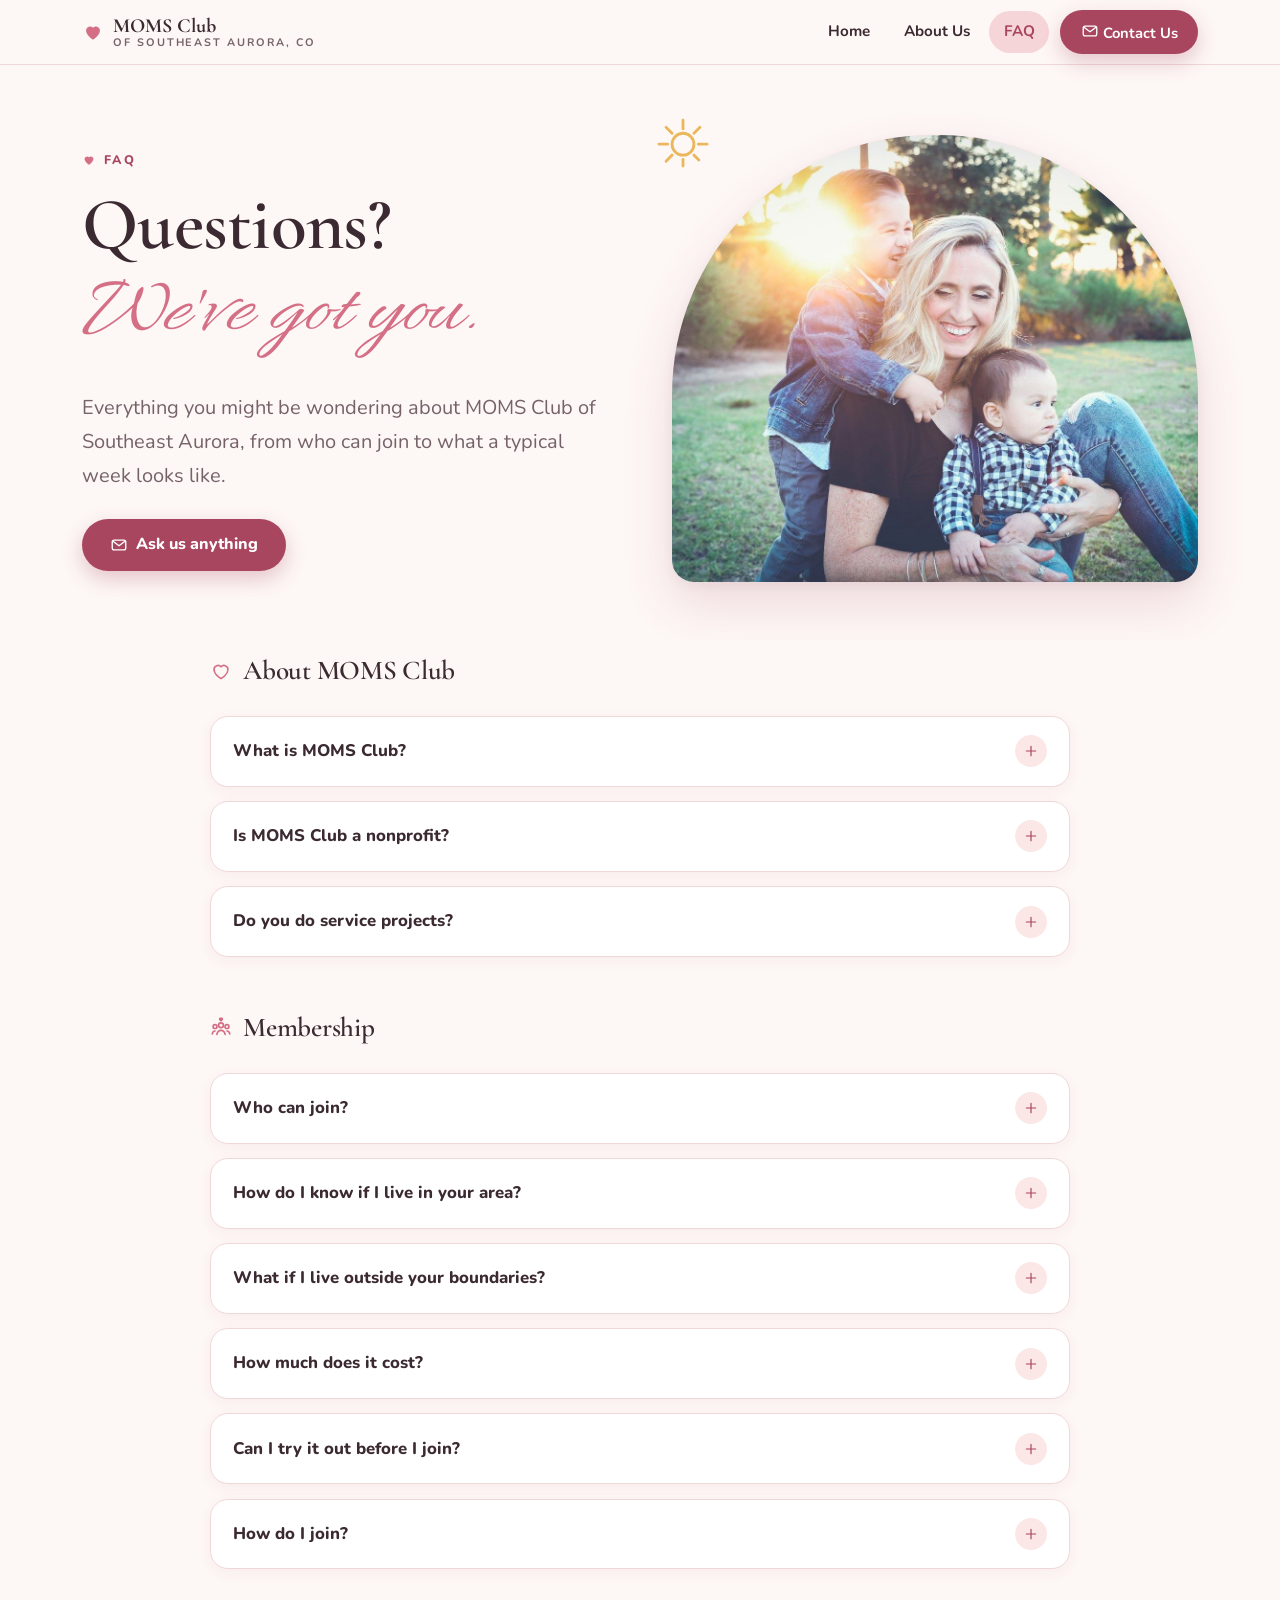
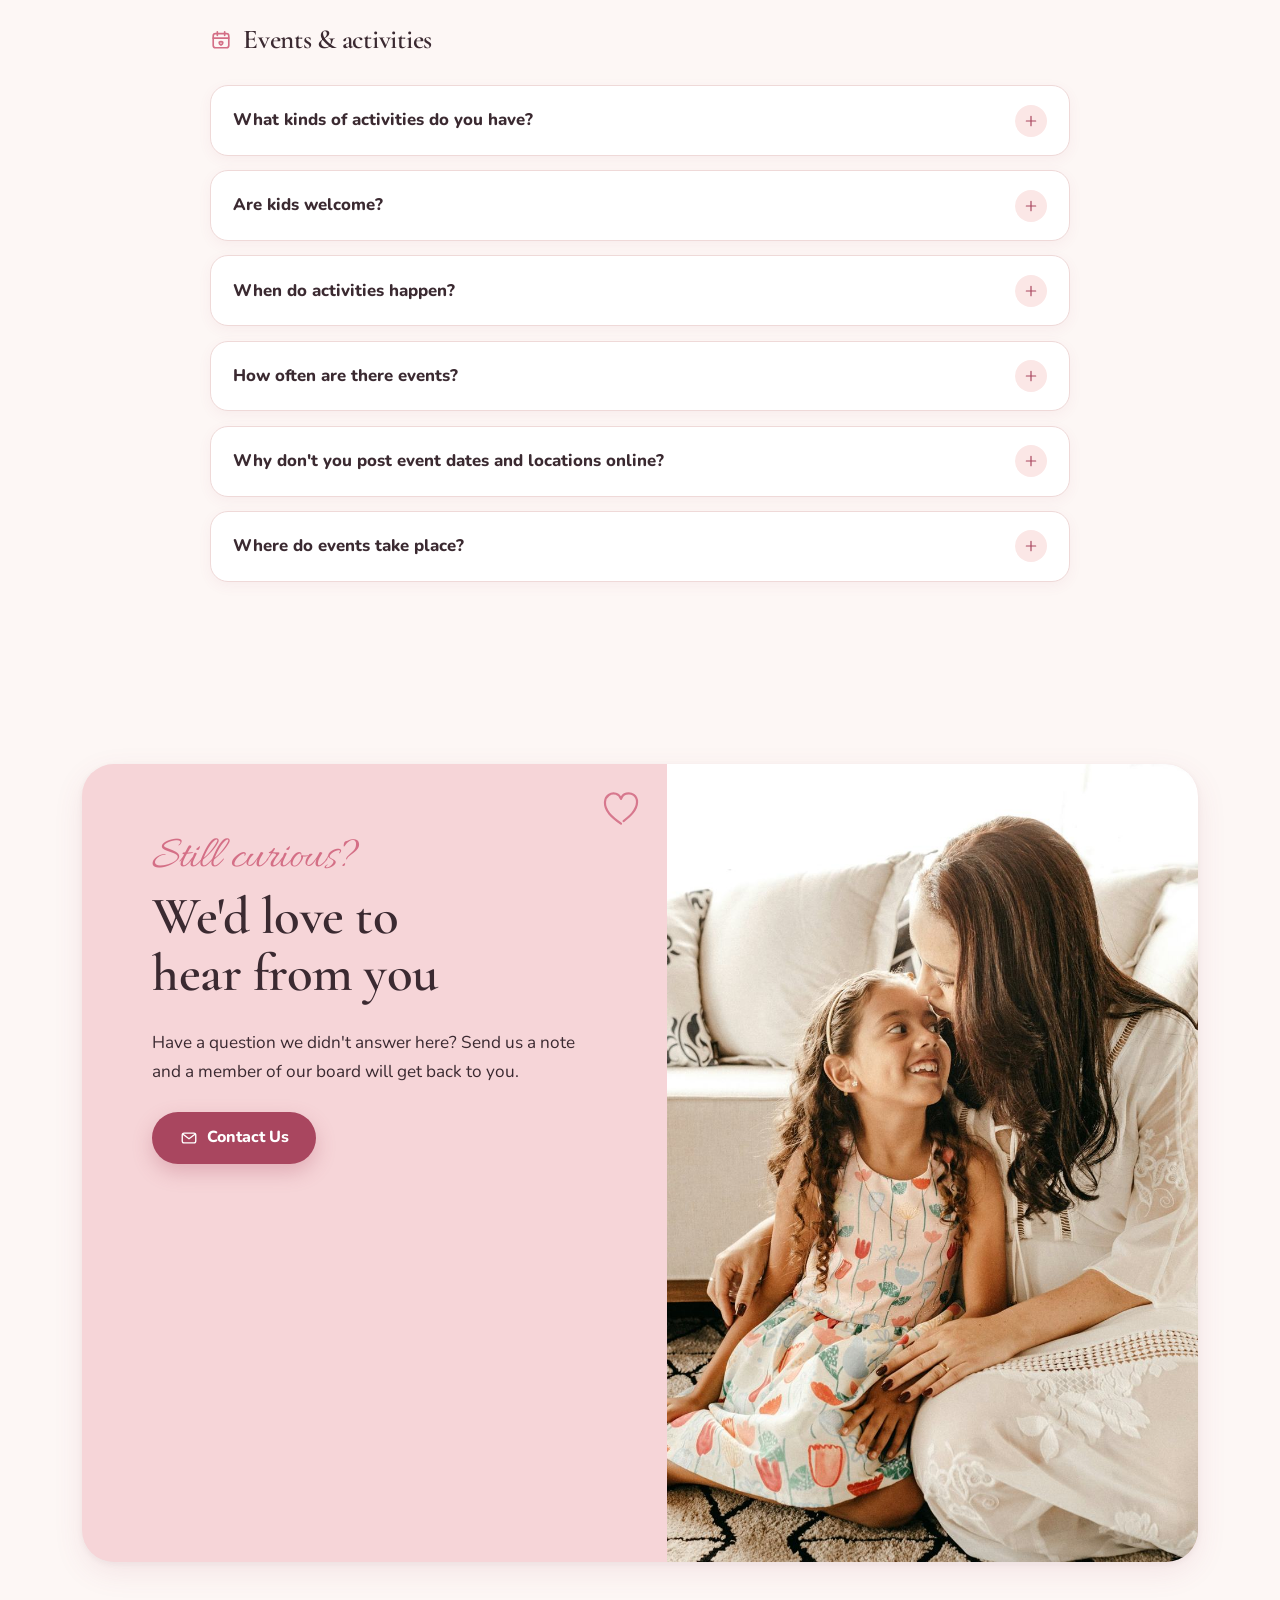
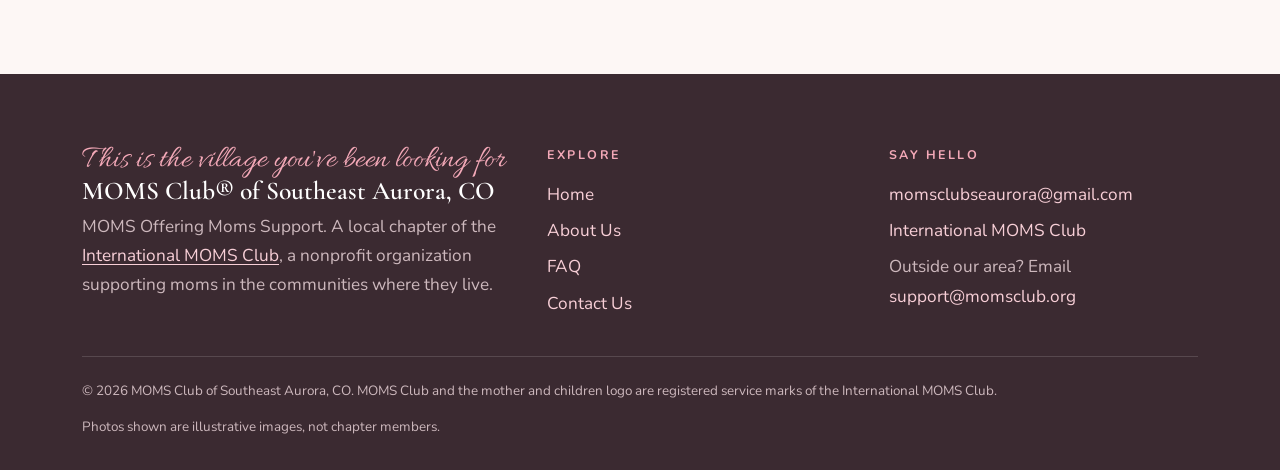
<file: faq.html>
<!doctype html>
<html lang="en">
<head>
<meta charset="utf-8">
<meta name="viewport" content="width=device-width, initial-scale=1">
<title>FAQ | MOMS Club of Southeast Aurora, CO</title>
<meta name="description" content="Answers to common questions about joining MOMS Club of Southeast Aurora, CO.">
<meta property="og:title" content="FAQ | MOMS Club of Southeast Aurora, CO">
<meta property="og:description" content="Answers to common questions about joining MOMS Club of Southeast Aurora, CO.">
<meta property="og:image" content="assets/img/banner.jpg">
<meta name="theme-color" content="#f7ece8">
<link rel="icon" href="data:image/svg+xml,%3Csvg xmlns='http://www.w3.org/2000/svg' viewBox='0 0 24 24'%3E%3Cpath fill='%23d46f86' d='M12 21s-8-4.9-8-11A4.6 4.6 0 0 1 12 7.2 4.6 4.6 0 0 1 20 10c0 6.1-8 11-8 11z'/%3E%3C/svg%3E">
<link rel="preconnect" href="https://fonts.googleapis.com">
<link rel="preconnect" href="https://fonts.gstatic.com" crossorigin>
<link href="https://fonts.googleapis.com/css2?family=Allura&family=Cormorant+Garamond:wght@500;600;700&family=Nunito:wght@400;600;700;800&display=swap" rel="stylesheet">
<link rel="stylesheet" href="assets/styles.css">
<script>document.documentElement.classList.add('js')</script>
</head>
<body>
<a class="skip" href="#main">Skip to content</a>
<svg width="0" height="0" style="position:absolute" aria-hidden="true">
<symbol id="i-heart" viewBox="0 0 24 24"><path d="M12 20.3s-7.6-4.6-7.6-10.3A4.4 4.4 0 0 1 12 7.4 4.4 4.4 0 0 1 19.6 10c0 5.7-7.6 10.3-7.6 10.3z"/></symbol>
<symbol id="i-doodle-heart" viewBox="0 0 48 48"><path d="M24 41C14 34 6 27 6.5 17.5 7 10.5 13 7 18.5 8.5c3 .8 4.6 3 5.5 5.6.9-2.8 2.7-5 5.8-5.8C35.6 6.8 41.6 10.6 41.5 17.6 41.3 26.8 33 33.4 26.8 38.2" fill="none" stroke="currentColor" stroke-width="2.4" stroke-linecap="round" stroke-linejoin="round"/></symbol>
<symbol id="i-sun" viewBox="0 0 24 24"><circle cx="12" cy="12" r="4.2"/><path d="M12 2.5v2.3M12 19.2v2.3M2.5 12h2.3M19.2 12h2.3M5.3 5.3l1.6 1.6M17.1 17.1l1.6 1.6M5.3 18.7l1.6-1.6M17.1 6.9l1.6-1.6"/></symbol>
<symbol id="i-sun-doodle" viewBox="0 0 64 64"><circle cx="32" cy="34" r="10" fill="none" stroke="currentColor" stroke-width="2.6"/><path d="M32 12v8M32 48v6M10 34h8M46 34h8M16.5 18.5l5.5 5.5M42 44l4.5 4.5M16.5 49.5 22 44M42 24l5.5-5.5" fill="none" stroke="currentColor" stroke-width="2.6" stroke-linecap="round"/></symbol>
<symbol id="i-leaf" viewBox="0 0 96 96"><path d="M20 86C34 64 50 40 78 14" fill="none" stroke="currentColor" stroke-width="2.2" stroke-linecap="round"/><path d="M36 62c-12-1-19-9-20-20 11 0 19 8 20 20zM50 44c-10-3-15-11-14-22 10 2 16 11 14 22zM44 56c4-11 13-16 24-15-3 11-12 16-24 15zM60 34c3-10 11-15 21-14-2 10-11 15-21 14zM64 26c-7-5-9-13-6-21 7 5 9 13 6 21z" fill="currentColor" opacity=".85"/></symbol>
<symbol id="i-flower" viewBox="0 0 48 48"><g fill="currentColor" opacity=".9"><ellipse cx="24" cy="12" rx="5" ry="9"/><ellipse cx="24" cy="36" rx="5" ry="9"/><ellipse cx="12" cy="24" rx="9" ry="5"/><ellipse cx="36" cy="24" rx="9" ry="5"/><ellipse cx="15.5" cy="15.5" rx="5" ry="9" transform="rotate(-45 15.5 15.5)"/><ellipse cx="32.5" cy="32.5" rx="5" ry="9" transform="rotate(-45 32.5 32.5)"/><ellipse cx="32.5" cy="15.5" rx="5" ry="9" transform="rotate(45 32.5 15.5)"/><ellipse cx="15.5" cy="32.5" rx="5" ry="9" transform="rotate(45 15.5 32.5)"/></g><circle cx="24" cy="24" r="5.5" fill="#eab14d"/></symbol>
<symbol id="i-mail" viewBox="0 0 24 24"><rect x="3" y="5.5" width="18" height="13" rx="2.5"/><path d="m4 7 8 6 8-6"/></symbol>
<symbol id="i-users" viewBox="0 0 24 24"><circle cx="12" cy="9" r="2.6"/><circle cx="5.5" cy="10.5" r="2.1"/><circle cx="18.5" cy="10.5" r="2.1"/><path d="M7.5 19c.5-2.8 2.3-4.4 4.5-4.4s4 1.6 4.5 4.4M2.5 18.5c.3-2 1.5-3.2 3-3.2M21.5 18.5c-.3-2-1.5-3.2-3-3.2"/><path d="M12 4.2s-1.5-1-1.5-2a.9.9 0 0 1 1.5-.6.9.9 0 0 1 1.5.6c0 1-1.5 2-1.5 2z" fill="currentColor"/></symbol>
<symbol id="i-lock" viewBox="0 0 24 24"><rect x="5" y="10" width="14" height="10.5" rx="2.5"/><path d="M8.5 10V7.5a3.5 3.5 0 0 1 7 0V10"/><path d="M12 17.6s-2.2-1.3-2.2-2.9a1.2 1.2 0 0 1 2.2-.7 1.2 1.2 0 0 1 2.2.7c0 1.6-2.2 2.9-2.2 2.9z"/></symbol>
<symbol id="i-pin" viewBox="0 0 24 24"><path d="M12 21s-6.5-6-6.5-11a6.5 6.5 0 0 1 13 0c0 5-6.5 11-6.5 11z"/><circle cx="12" cy="10" r="2.3"/></symbol>
<symbol id="i-book" viewBox="0 0 24 24"><path d="M4 5.5c2.8-1 5.5-.8 8 1 2.5-1.8 5.2-2 8-1v13c-2.8-1-5.5-.8-8 1-2.5-1.8-5.2-2-8-1z"/><path d="M12 6.5v13"/></symbol>
<symbol id="i-balloon" viewBox="0 0 24 24"><path d="M12 15c-3.3 0-6-3-6-6.6S8.7 2 12 2s6 3 6 6.4S15.3 15 12 15z"/><path d="m11 15-.6 1.5h3.2L13 15M12 16.5c0 2 1.8 2.4 1 5.5"/></symbol>
<symbol id="i-hands" viewBox="0 0 24 24"><path d="M3 14.5 7 12c1-.6 2.2-.5 3 .3l1.3 1.2H15a1.5 1.5 0 0 1 0 3h-3.6"/><path d="m8.5 18 2 .6c1 .3 2 .2 2.9-.3L20 14.6a1.5 1.5 0 0 0-1.7-2.4l-3.4 1.6"/><path d="M15.5 9.3s-3-1.8-3-4a1.6 1.6 0 0 1 3-.8 1.6 1.6 0 0 1 3 .8c0 2.2-3 4-3 4z"/></symbol>
<symbol id="i-plus" viewBox="0 0 24 24"><path d="M12 5v14M5 12h14"/></symbol>
<symbol id="i-arrow" viewBox="0 0 24 24"><path d="M5 12h14M13 6l6 6-6 6"/></symbol>
<symbol id="i-menu" viewBox="0 0 24 24"><path d="M4 7h16M4 12h16M4 17h16"/></symbol>
<symbol id="i-sparkle" viewBox="0 0 24 24"><path d="M12 3c.6 4.4 2.6 6.4 7 7-4.4.6-6.4 2.6-7 7-.6-4.4-2.6-6.4-7-7 4.4-.6 6.4-2.6 7-7z"/></symbol>
<symbol id="i-question" viewBox="0 0 24 24"><circle cx="12" cy="12" r="9"/><path d="M9.5 9.5a2.6 2.6 0 1 1 3.6 2.4c-.7.3-1.1.9-1.1 1.6v.5M12 17.2v.1"/></symbol>
<symbol id="i-calendar" viewBox="0 0 24 24"><rect x="3.5" y="5" width="17" height="15.5" rx="2.5"/><path d="M3.5 10h17M8 3v4M16 3v4"/><path d="M12 17.5s-2-1.2-2-2.6a1.1 1.1 0 0 1 2-.6 1.1 1.1 0 0 1 2 .6c0 1.4-2 2.6-2 2.6z"/></symbol>
</svg><header>
 
<nav class="nav" aria-label="Main">
<div class="wrap">
<a class="brand" href="index.html"><svg class="ico solid" aria-hidden="true"><use href="#i-heart"/></svg><span>MOMS Club<small>of Southeast Aurora, CO</small></span></a>
<button class="menu-toggle" aria-expanded="false" aria-controls="menu" aria-label="Open menu"><svg class="ico" aria-hidden="true"><use href="#i-menu"/></svg></button>
<ul class="menu" id="menu"><li><a href="index.html">Home</a></li><li><a href="about.html">About Us</a></li><li><a href="faq.html" aria-current="page">FAQ</a></li><li><a class="btn btn-primary" href="contact.html"><svg class="ico" aria-hidden="true"><use href="#i-mail"/></svg> Contact Us</a></li></ul>
</div>
</nav>
</header>
<main id="main">

<section class="page-hero">
<div class="wrap split">
<div class="reveal">
<span class="eyebrow"><svg class="ico solid" aria-hidden="true"><use href="#i-heart"/></svg> FAQ</span>
<h1>Questions? <em class="script" style="display:inline;font-size:1.1em;color:var(--rose)">We've got you.</em></h1>
<p class="lead">Everything you might be wondering about MOMS Club of Southeast Aurora, from who can join to what a typical week looks like.</p>
<div class="actions"><a class="btn btn-primary" href="contact.html"><svg class="ico" aria-hidden="true"><use href="#i-mail"/></svg> Ask us anything</a></div>
</div>
<div class="split-media reveal">
<svg class="doodle sun" viewBox="0 0 64 64" aria-hidden="true" style="left:-24px;top:-28px;width:70px"><use href="#i-sun-doodle"/></svg>
<div class="photo wide arch" style="aspect-ratio:4/3.4"><img src="assets/img/p299.jpg" alt="A mom sitting in the grass at sunset with her two young sons" loading="eager"></div>
</div>
</div>
</section>

<section class="section-tight" style="padding-top:1rem">
<div class="wrap">
<div class="faq">
<h2 class="faq-group"><svg class="ico" aria-hidden="true"><use href="#i-heart"/></svg> About MOMS Club</h2>
<details class="reveal"><summary>What is MOMS Club?<span class="pm"><svg class="ico" aria-hidden="true"><use href="#i-plus"/></svg></span></summary><div class="faq-a"><p>MOMS Club stands for MOMS Offering Moms Support. We are a local chapter of the International MOMS Club, a nonprofit organization dedicated to supporting moms in the communities where they live. Each chapter plans its own activities based on what its moms want to do.</p></div></details>
<details class="reveal"><summary>Is MOMS Club a nonprofit?<span class="pm"><svg class="ico" aria-hidden="true"><use href="#i-plus"/></svg></span></summary><div class="faq-a"><p>Yes. The International MOMS Club is a nonprofit organization, and our chapter is a registered local chapter. Our dues go toward chapter activities and service projects.</p></div></details>
<details class="reveal"><summary>Do you do service projects?<span class="pm"><svg class="ico" aria-hidden="true"><use href="#i-plus"/></svg></span></summary><div class="faq-a"><p>Yes, giving back is a big part of who we are. Past projects have included supporting the City of Aurora's Welcome Center, collecting school supplies for local school districts, supporting Parker Task Force during the holidays, and donating to the Mother-to-Mother Fund.</p></div></details>

<h2 class="faq-group"><svg class="ico" aria-hidden="true"><use href="#i-users"/></svg> Membership</h2>
<details class="reveal"><summary>Who can join?<span class="pm"><svg class="ico" aria-hidden="true"><use href="#i-plus"/></svg></span></summary><div class="faq-a"><p>Our chapter welcomes moms living within our boundaries who are home during the week, including stay-at-home moms and those who work part-time or run a home-based business.</p></div></details>
<details class="reveal"><summary>How do I know if I live in your area?<span class="pm"><svg class="ico" aria-hidden="true"><use href="#i-plus"/></svg></span></summary><div class="faq-a"><p>We serve families south of Hampden Avenue, east of Parker Road, north of County Line Road, and west of the Aurora city limits. You can see the <a href="about.html#area">map on our About Us page</a>. If you are still not sure, <a href="contact.html">send us a note</a> and we will be happy to check for you.</p></div></details>
<details class="reveal"><summary>What if I live outside your boundaries?<span class="pm"><svg class="ico" aria-hidden="true"><use href="#i-plus"/></svg></span></summary><div class="faq-a"><p>Every MOMS Club chapter serves its own area so that every mom has a chapter close to home. Email <a href="mailto:support@momsclub.org">support@momsclub.org</a> and the International MOMS Club will help you find the chapter nearest you.</p></div></details>
<details class="reveal"><summary>How much does it cost?<span class="pm"><svg class="ico" aria-hidden="true"><use href="#i-plus"/></svg></span></summary><div class="faq-a"><p>Annual membership dues are $30.</p></div></details>
<details class="reveal"><summary>Can I try it out before I join?<span class="pm"><svg class="ico" aria-hidden="true"><use href="#i-plus"/></svg></span></summary><div class="faq-a"><p>Absolutely. Reach out to us, and we will invite you to a trial event so you can meet a few moms and see if we are a good fit.</p></div></details>
<details class="reveal"><summary>How do I join?<span class="pm"><svg class="ico" aria-hidden="true"><use href="#i-plus"/></svg></span></summary><div class="faq-a"><p>It is easy: <strong>1.</strong> Contact us through our <a href="contact.html">contact form</a> or at <a href="mailto:momsclubseaurora@gmail.com">momsclubseaurora@gmail.com</a>. <strong>2.</strong> Attend a trial event. <strong>3.</strong> Pay the annual membership fee, and you are in.</p></div></details>

<h2 class="faq-group"><svg class="ico" aria-hidden="true"><use href="#i-calendar"/></svg> Events &amp; activities</h2>
<details class="reveal"><summary>What kinds of activities do you have?<span class="pm"><svg class="ico" aria-hidden="true"><use href="#i-plus"/></svg></span></summary><div class="faq-a"><p>For kids, we have playdates, park outings, crafts, coffee club, and more. For moms, we have book club, trivia, brunches, and moms' nights out. We also come together for service projects throughout the year.</p></div></details>
<details class="reveal"><summary>Are kids welcome?<span class="pm"><svg class="ico" aria-hidden="true"><use href="#i-plus"/></svg></span></summary><div class="faq-a"><p>Always. Children are welcome at our activities unless an event is specifically planned just for moms.</p></div></details>
<details class="reveal"><summary>When do activities happen?<span class="pm"><svg class="ico" aria-hidden="true"><use href="#i-plus"/></svg></span></summary><div class="faq-a"><p>Most activities take place during the day on weekdays, when at-home moms often need connection most. Book club and moms' nights out usually happen in the evening.</p></div></details>
<details class="reveal"><summary>How often are there events?<span class="pm"><svg class="ico" aria-hidden="true"><use href="#i-plus"/></svg></span></summary><div class="faq-a"><p>Most weeks have several options to choose from, and members receive a weekly schedule. Come to as many or as few as you like. There is no attendance requirement.</p></div></details>
<details class="reveal"><summary>Why don't you post event dates and locations online?<span class="pm"><svg class="ico" aria-hidden="true"><use href="#i-plus"/></svg></span></summary><div class="faq-a"><p>The safety of our moms and kids comes first. Following International MOMS Club guidelines, we share event details privately with members and prospective members after they connect with us.</p></div></details>
<details class="reveal"><summary>Where do events take place?<span class="pm"><svg class="ico" aria-hidden="true"><use href="#i-plus"/></svg></span></summary><div class="faq-a"><p>Events happen at local parks, libraries, member homes, and spots around Southeast Aurora. Many take place near or around Southlands Mall.</p></div></details>
</div>
</div>
</section>

<section class="section">
<div class="wrap">
<div class="cta-band reveal">
<div class="cta-text">
<svg class="doodle " viewBox="0 0 48 48" aria-hidden="true"><use href="#i-doodle-heart"/></svg>
<span class="script">Still curious?</span>
<h2>We'd love to hear from you</h2>
<p>Have a question we didn't answer here? Send us a note and a member of our board will get back to you.</p>
<div class="actions"><a class="btn btn-primary" href="contact.html"><svg class="ico" aria-hidden="true"><use href="#i-mail"/></svg> Contact Us</a></div>
</div>
<div class="cta-media"><img src="assets/img/p217.jpg" alt="A mom and her daughter smiling together at home" loading="lazy" style="object-position:center 30%"></div>
</div>
</div>
</section>

</main>
<footer>
<div class="wrap">
<div class="foot-grid">
<div>
<div class="foot-script">This is the village you've been looking for</div>
<div class="foot-brand">MOMS Club&reg; of Southeast Aurora, CO</div>
<p style="color:#cdb8bd;max-width:44ch;margin:0">MOMS Offering Moms Support. A local chapter of the <a href="https://momsclub.org/" target="_blank" rel="noopener">International MOMS Club</a>, a nonprofit organization supporting moms in the communities where they live.</p>
</div>
<div>
<h4>Explore</h4>
<ul><li><a href="index.html">Home</a></li><li><a href="about.html">About Us</a></li><li><a href="faq.html">FAQ</a></li><li><a href="contact.html">Contact Us</a></li></ul>
</div>
<div>
<h4>Say hello</h4>
<ul><li><a href="mailto:momsclubseaurora@gmail.com">momsclubseaurora@gmail.com</a></li><li><a href="https://momsclub.org/" target="_blank" rel="noopener">International MOMS Club</a></li><li><span style="color:#cdb8bd">Outside our area? Email <a href="mailto:support@momsclub.org">support@momsclub.org</a></span></li></ul>
</div>
</div>
<div class="foot-legal">
<p>&copy; <span data-year>2026</span> MOMS Club of Southeast Aurora, CO. MOMS Club and the mother and children logo are registered service marks of the International MOMS Club.</p>
<p>Photos shown are illustrative images, not chapter members.</p>
</div>
</div>
</footer>
<script src="assets/site.js" defer></script>
</body>
</html>
</file>
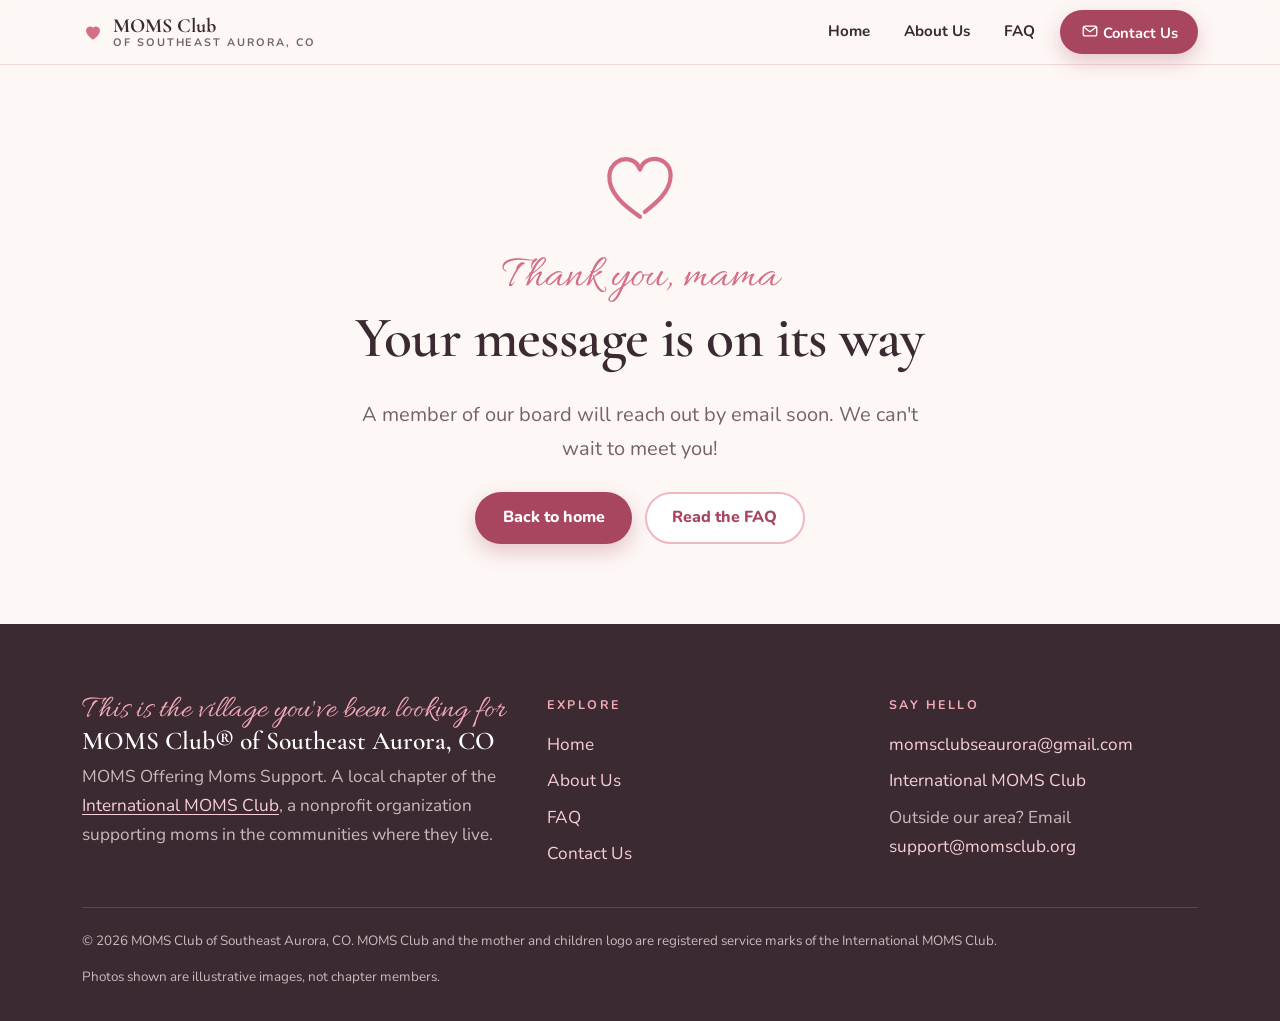
<file: thanks.html>
<!doctype html>
<html lang="en">
<head>
<meta charset="utf-8">
<meta name="viewport" content="width=device-width, initial-scale=1">
<title>Thank You | MOMS Club of Southeast Aurora, CO</title>
<meta name="description" content="Thanks for contacting MOMS Club of Southeast Aurora, CO.">
<meta property="og:title" content="Thank You | MOMS Club of Southeast Aurora, CO">
<meta property="og:description" content="Thanks for contacting MOMS Club of Southeast Aurora, CO.">
<meta property="og:image" content="assets/img/banner.jpg">
<meta name="theme-color" content="#f7ece8">
<link rel="icon" href="data:image/svg+xml,%3Csvg xmlns='http://www.w3.org/2000/svg' viewBox='0 0 24 24'%3E%3Cpath fill='%23d46f86' d='M12 21s-8-4.9-8-11A4.6 4.6 0 0 1 12 7.2 4.6 4.6 0 0 1 20 10c0 6.1-8 11-8 11z'/%3E%3C/svg%3E">
<link rel="preconnect" href="https://fonts.googleapis.com">
<link rel="preconnect" href="https://fonts.gstatic.com" crossorigin>
<link href="https://fonts.googleapis.com/css2?family=Allura&family=Cormorant+Garamond:wght@500;600;700&family=Nunito:wght@400;600;700;800&display=swap" rel="stylesheet">
<link rel="stylesheet" href="assets/styles.css">
<script>document.documentElement.classList.add('js')</script>
</head>
<body>
<a class="skip" href="#main">Skip to content</a>
<svg width="0" height="0" style="position:absolute" aria-hidden="true">
<symbol id="i-heart" viewBox="0 0 24 24"><path d="M12 20.3s-7.6-4.6-7.6-10.3A4.4 4.4 0 0 1 12 7.4 4.4 4.4 0 0 1 19.6 10c0 5.7-7.6 10.3-7.6 10.3z"/></symbol>
<symbol id="i-doodle-heart" viewBox="0 0 48 48"><path d="M24 41C14 34 6 27 6.5 17.5 7 10.5 13 7 18.5 8.5c3 .8 4.6 3 5.5 5.6.9-2.8 2.7-5 5.8-5.8C35.6 6.8 41.6 10.6 41.5 17.6 41.3 26.8 33 33.4 26.8 38.2" fill="none" stroke="currentColor" stroke-width="2.4" stroke-linecap="round" stroke-linejoin="round"/></symbol>
<symbol id="i-sun" viewBox="0 0 24 24"><circle cx="12" cy="12" r="4.2"/><path d="M12 2.5v2.3M12 19.2v2.3M2.5 12h2.3M19.2 12h2.3M5.3 5.3l1.6 1.6M17.1 17.1l1.6 1.6M5.3 18.7l1.6-1.6M17.1 6.9l1.6-1.6"/></symbol>
<symbol id="i-sun-doodle" viewBox="0 0 64 64"><circle cx="32" cy="34" r="10" fill="none" stroke="currentColor" stroke-width="2.6"/><path d="M32 12v8M32 48v6M10 34h8M46 34h8M16.5 18.5l5.5 5.5M42 44l4.5 4.5M16.5 49.5 22 44M42 24l5.5-5.5" fill="none" stroke="currentColor" stroke-width="2.6" stroke-linecap="round"/></symbol>
<symbol id="i-leaf" viewBox="0 0 96 96"><path d="M20 86C34 64 50 40 78 14" fill="none" stroke="currentColor" stroke-width="2.2" stroke-linecap="round"/><path d="M36 62c-12-1-19-9-20-20 11 0 19 8 20 20zM50 44c-10-3-15-11-14-22 10 2 16 11 14 22zM44 56c4-11 13-16 24-15-3 11-12 16-24 15zM60 34c3-10 11-15 21-14-2 10-11 15-21 14zM64 26c-7-5-9-13-6-21 7 5 9 13 6 21z" fill="currentColor" opacity=".85"/></symbol>
<symbol id="i-flower" viewBox="0 0 48 48"><g fill="currentColor" opacity=".9"><ellipse cx="24" cy="12" rx="5" ry="9"/><ellipse cx="24" cy="36" rx="5" ry="9"/><ellipse cx="12" cy="24" rx="9" ry="5"/><ellipse cx="36" cy="24" rx="9" ry="5"/><ellipse cx="15.5" cy="15.5" rx="5" ry="9" transform="rotate(-45 15.5 15.5)"/><ellipse cx="32.5" cy="32.5" rx="5" ry="9" transform="rotate(-45 32.5 32.5)"/><ellipse cx="32.5" cy="15.5" rx="5" ry="9" transform="rotate(45 32.5 15.5)"/><ellipse cx="15.5" cy="32.5" rx="5" ry="9" transform="rotate(45 15.5 32.5)"/></g><circle cx="24" cy="24" r="5.5" fill="#eab14d"/></symbol>
<symbol id="i-mail" viewBox="0 0 24 24"><rect x="3" y="5.5" width="18" height="13" rx="2.5"/><path d="m4 7 8 6 8-6"/></symbol>
<symbol id="i-users" viewBox="0 0 24 24"><circle cx="12" cy="9" r="2.6"/><circle cx="5.5" cy="10.5" r="2.1"/><circle cx="18.5" cy="10.5" r="2.1"/><path d="M7.5 19c.5-2.8 2.3-4.4 4.5-4.4s4 1.6 4.5 4.4M2.5 18.5c.3-2 1.5-3.2 3-3.2M21.5 18.5c-.3-2-1.5-3.2-3-3.2"/><path d="M12 4.2s-1.5-1-1.5-2a.9.9 0 0 1 1.5-.6.9.9 0 0 1 1.5.6c0 1-1.5 2-1.5 2z" fill="currentColor"/></symbol>
<symbol id="i-lock" viewBox="0 0 24 24"><rect x="5" y="10" width="14" height="10.5" rx="2.5"/><path d="M8.5 10V7.5a3.5 3.5 0 0 1 7 0V10"/><path d="M12 17.6s-2.2-1.3-2.2-2.9a1.2 1.2 0 0 1 2.2-.7 1.2 1.2 0 0 1 2.2.7c0 1.6-2.2 2.9-2.2 2.9z"/></symbol>
<symbol id="i-pin" viewBox="0 0 24 24"><path d="M12 21s-6.5-6-6.5-11a6.5 6.5 0 0 1 13 0c0 5-6.5 11-6.5 11z"/><circle cx="12" cy="10" r="2.3"/></symbol>
<symbol id="i-book" viewBox="0 0 24 24"><path d="M4 5.5c2.8-1 5.5-.8 8 1 2.5-1.8 5.2-2 8-1v13c-2.8-1-5.5-.8-8 1-2.5-1.8-5.2-2-8-1z"/><path d="M12 6.5v13"/></symbol>
<symbol id="i-balloon" viewBox="0 0 24 24"><path d="M12 15c-3.3 0-6-3-6-6.6S8.7 2 12 2s6 3 6 6.4S15.3 15 12 15z"/><path d="m11 15-.6 1.5h3.2L13 15M12 16.5c0 2 1.8 2.4 1 5.5"/></symbol>
<symbol id="i-hands" viewBox="0 0 24 24"><path d="M3 14.5 7 12c1-.6 2.2-.5 3 .3l1.3 1.2H15a1.5 1.5 0 0 1 0 3h-3.6"/><path d="m8.5 18 2 .6c1 .3 2 .2 2.9-.3L20 14.6a1.5 1.5 0 0 0-1.7-2.4l-3.4 1.6"/><path d="M15.5 9.3s-3-1.8-3-4a1.6 1.6 0 0 1 3-.8 1.6 1.6 0 0 1 3 .8c0 2.2-3 4-3 4z"/></symbol>
<symbol id="i-plus" viewBox="0 0 24 24"><path d="M12 5v14M5 12h14"/></symbol>
<symbol id="i-arrow" viewBox="0 0 24 24"><path d="M5 12h14M13 6l6 6-6 6"/></symbol>
<symbol id="i-menu" viewBox="0 0 24 24"><path d="M4 7h16M4 12h16M4 17h16"/></symbol>
<symbol id="i-sparkle" viewBox="0 0 24 24"><path d="M12 3c.6 4.4 2.6 6.4 7 7-4.4.6-6.4 2.6-7 7-.6-4.4-2.6-6.4-7-7 4.4-.6 6.4-2.6 7-7z"/></symbol>
<symbol id="i-question" viewBox="0 0 24 24"><circle cx="12" cy="12" r="9"/><path d="M9.5 9.5a2.6 2.6 0 1 1 3.6 2.4c-.7.3-1.1.9-1.1 1.6v.5M12 17.2v.1"/></symbol>
<symbol id="i-calendar" viewBox="0 0 24 24"><rect x="3.5" y="5" width="17" height="15.5" rx="2.5"/><path d="M3.5 10h17M8 3v4M16 3v4"/><path d="M12 17.5s-2-1.2-2-2.6a1.1 1.1 0 0 1 2-.6 1.1 1.1 0 0 1 2 .6c0 1.4-2 2.6-2 2.6z"/></symbol>
</svg><header>
 
<nav class="nav" aria-label="Main">
<div class="wrap">
<a class="brand" href="index.html"><svg class="ico solid" aria-hidden="true"><use href="#i-heart"/></svg><span>MOMS Club<small>of Southeast Aurora, CO</small></span></a>
<button class="menu-toggle" aria-expanded="false" aria-controls="menu" aria-label="Open menu"><svg class="ico" aria-hidden="true"><use href="#i-menu"/></svg></button>
<ul class="menu" id="menu"><li><a href="index.html">Home</a></li><li><a href="about.html">About Us</a></li><li><a href="faq.html">FAQ</a></li><li><a class="btn btn-primary" href="contact.html"><svg class="ico" aria-hidden="true"><use href="#i-mail"/></svg> Contact Us</a></li></ul>
</div>
</nav>
</header>
<main id="main">

<section class="thanks">
<div class="wrap reveal" style="max-width:640px">
<svg class="big-heart" viewBox="0 0 48 48" aria-hidden="true"><use href="#i-doodle-heart"/></svg>
<span class="script">Thank you, mama</span>
<h1 style="font-size:clamp(2.4rem,1.6rem + 3vw,3.6rem)">Your message is on its way</h1>
<p class="lead" style="margin:0 auto 1.6rem">A member of our board will reach out by email soon. We can't wait to meet you!</p>
<div class="actions" style="justify-content:center"><a class="btn btn-primary" href="index.html">Back to home</a><a class="btn btn-ghost" href="faq.html">Read the FAQ</a></div>
</div>
</section>

</main>
<footer>
<div class="wrap">
<div class="foot-grid">
<div>
<div class="foot-script">This is the village you've been looking for</div>
<div class="foot-brand">MOMS Club&reg; of Southeast Aurora, CO</div>
<p style="color:#cdb8bd;max-width:44ch;margin:0">MOMS Offering Moms Support. A local chapter of the <a href="https://momsclub.org/" target="_blank" rel="noopener">International MOMS Club</a>, a nonprofit organization supporting moms in the communities where they live.</p>
</div>
<div>
<h4>Explore</h4>
<ul><li><a href="index.html">Home</a></li><li><a href="about.html">About Us</a></li><li><a href="faq.html">FAQ</a></li><li><a href="contact.html">Contact Us</a></li></ul>
</div>
<div>
<h4>Say hello</h4>
<ul><li><a href="mailto:momsclubseaurora@gmail.com">momsclubseaurora@gmail.com</a></li><li><a href="https://momsclub.org/" target="_blank" rel="noopener">International MOMS Club</a></li><li><span style="color:#cdb8bd">Outside our area? Email <a href="mailto:support@momsclub.org">support@momsclub.org</a></span></li></ul>
</div>
</div>
<div class="foot-legal">
<p>&copy; <span data-year>2026</span> MOMS Club of Southeast Aurora, CO. MOMS Club and the mother and children logo are registered service marks of the International MOMS Club.</p>
<p>Photos shown are illustrative images, not chapter members.</p>
</div>
</div>
</footer>
<script src="assets/site.js" defer></script>
</body>
</html>
</file>
<file: assets/styles.css>
/* MOMS Club of Southeast Aurora, CO */
:root{
  --bg:#fdf7f5;
  --banner:#f7ece8;
  --blush:#fbe7e6;
  --blush-2:#f6d5d8;
  --pink:#efb7c0;
  --rose:#d46f86;
  --rose-deep:#a9465f;
  --ink:#3b2a31;
  --muted:#76626a;
  --line:#efd9d8;
  --sage:#9fb592;
  --sage-deep:#6f8a63;
  --sun:#eab14d;
  --taupe:#c49c88;
  --white:#fff;
  --radius:22px;
  --radius-sm:14px;
  --shadow:0 10px 30px rgba(169,70,95,.10),0 2px 6px rgba(59,42,49,.05);
  --shadow-lg:0 22px 50px rgba(169,70,95,.16),0 4px 12px rgba(59,42,49,.06);
  --serif:'Cormorant Garamond',Georgia,serif;
  --sans:'Nunito',system-ui,-apple-system,'Segoe UI',sans-serif;
  --script:'Allura',cursive;
  --wrap:1180px;
}
*,*::before,*::after{box-sizing:border-box}
html{scroll-behavior:smooth;-webkit-text-size-adjust:100%}
body{margin:0;background:var(--bg);color:var(--ink);font-family:var(--sans);font-size:clamp(1rem,.96rem + .2vw,1.075rem);line-height:1.7;-webkit-font-smoothing:antialiased;overflow-x:hidden}
img{max-width:100%;display:block}
a{color:var(--rose-deep);text-underline-offset:3px}
a:hover{color:var(--rose)}
:focus-visible{outline:3px solid var(--rose);outline-offset:3px;border-radius:6px}
.wrap{max-width:var(--wrap);margin:0 auto;padding:0 clamp(1.1rem,4vw,2rem)}
.sr-only{position:absolute;width:1px;height:1px;padding:0;margin:-1px;overflow:hidden;clip:rect(0,0,0,0);border:0}
.skip{position:absolute;left:-999px;top:0;background:var(--ink);color:#fff;padding:.6rem 1rem;z-index:100}
.skip:focus{left:1rem;top:1rem}

h1,h2,h3{font-family:var(--serif);font-weight:600;line-height:1.08;margin:0 0 .5em;color:var(--ink);letter-spacing:-.01em;text-wrap:balance}
h1{font-size:clamp(2.6rem,1.6rem + 4vw,4.6rem)}
h2{font-size:clamp(2.1rem,1.5rem + 2.4vw,3.3rem)}
h3{font-size:clamp(1.45rem,1.2rem + .9vw,1.85rem)}
p{margin:0 0 1.05em;text-wrap:pretty}
.lead{font-size:clamp(1.08rem,1rem + .4vw,1.25rem);color:var(--muted);max-width:60ch}
.script{font-family:var(--script);font-weight:400;color:var(--rose);font-size:clamp(2rem,1.6rem + 1.6vw,2.9rem);line-height:1;display:block;margin-bottom:.15em;letter-spacing:0}
.eyebrow{display:inline-flex;align-items:center;gap:.5rem;font-size:.78rem;letter-spacing:.2em;text-transform:uppercase;font-weight:800;color:var(--rose-deep);margin-bottom:.9rem}
.eyebrow svg{width:14px;height:14px;color:var(--rose)}
.ico{width:1em;height:1em;display:inline-block;vertical-align:-.12em;fill:none;stroke:currentColor;stroke-width:1.8;stroke-linecap:round;stroke-linejoin:round}
.ico.solid{fill:currentColor;stroke:none}

/* Banner + nav */
.banner{background:var(--banner);border-bottom:1px solid var(--line)}
.banner img{width:100%;max-width:1600px;margin:0 auto;height:auto}
.nav{position:sticky;top:0;z-index:50;background:rgba(253,247,245,.92);backdrop-filter:saturate(1.4) blur(10px);-webkit-backdrop-filter:saturate(1.4) blur(10px);border-bottom:1px solid var(--line)}
.nav .wrap{display:flex;align-items:center;justify-content:space-between;gap:1rem;min-height:64px}
.brand{display:flex;align-items:center;gap:.55rem;text-decoration:none;color:var(--ink);font-family:var(--serif);font-weight:700;font-size:1.25rem;line-height:1.1}
.brand svg{width:22px;height:22px;color:var(--rose)}
.brand small{display:block;font-family:var(--sans);font-weight:700;font-size:.68rem;letter-spacing:.18em;text-transform:uppercase;color:var(--muted)}
.menu{display:flex;align-items:center;gap:.3rem;list-style:none;margin:0;padding:0}
.menu a{display:block;padding:.5rem .9rem;border-radius:999px;text-decoration:none;color:var(--ink);font-weight:700;font-size:.95rem;transition:background .2s,color .2s}
.menu a:hover{background:var(--blush);color:var(--rose-deep)}
.menu a[aria-current="page"]{background:var(--blush-2);color:var(--rose-deep)}
.menu .btn{margin-left:.4rem}
.menu-toggle{display:none;background:none;border:1px solid var(--line);border-radius:12px;width:46px;height:46px;align-items:center;justify-content:center;color:var(--ink);cursor:pointer}
.menu-toggle svg{width:22px;height:22px}

/* Buttons */
.btn{display:inline-flex;align-items:center;justify-content:center;gap:.55rem;padding:.9rem 1.6rem;border-radius:999px;font-family:var(--sans);font-weight:800;font-size:1rem;text-decoration:none;border:2px solid transparent;cursor:pointer;transition:transform .2s,box-shadow .2s,background .2s,color .2s;line-height:1.2}
.btn svg{width:18px;height:18px}
.btn-primary{background:var(--rose-deep);color:#fff;box-shadow:0 8px 20px rgba(169,70,95,.28)}
.btn-primary:hover{background:#953a52;color:#fff;transform:translateY(-2px);box-shadow:0 12px 26px rgba(169,70,95,.34)}
.btn-ghost{background:#fff;color:var(--rose-deep);border-color:var(--pink)}
.btn-ghost:hover{background:var(--blush);color:var(--rose-deep);transform:translateY(-2px)}
.menu .btn{padding:.6rem 1.15rem;font-size:.92rem;color:#fff}
.menu .btn:hover{color:#fff;background:#953a52}
.actions{display:flex;flex-wrap:wrap;gap:.8rem;margin-top:1.6rem}

/* Sections */
section{position:relative}
.section{padding:clamp(4rem,3rem + 5vw,7.5rem) 0}
.section-tight{padding:clamp(3rem,2rem + 3vw,5rem) 0}
.tint{background:var(--blush)}
.tint-soft{background:linear-gradient(180deg,var(--bg),var(--blush) 60%,var(--bg))}
.center{text-align:center}
.center .lead{margin-left:auto;margin-right:auto}
.sec-head{max-width:720px;margin:0 auto clamp(2.4rem,2rem + 2vw,3.6rem);text-align:center}
.sec-head .lead{margin:0 auto}

/* Doodles */
.doodle{position:absolute;pointer-events:none;color:var(--rose);opacity:.9}
.doodle.sage{color:var(--sage)}
.doodle.sun{color:var(--sun)}
.doodle.taupe{color:var(--taupe)}

/* Hero */
.hero{padding:clamp(3.2rem,2rem + 4vw,6rem) 0 clamp(4rem,3rem + 4vw,7rem);overflow:hidden}
.hero-grid{display:grid;grid-template-columns:1.05fr 1fr;gap:clamp(2rem,4vw,4.5rem);align-items:center}
.hero h1{margin-bottom:.35em}
.hero h1 em{font-style:normal;font-family:var(--script);font-weight:400;color:var(--rose);font-size:1.12em;display:inline-block;line-height:.9}
.collage{position:relative;aspect-ratio:1/1.02;max-width:560px;margin-left:auto;width:100%}
.polaroid{position:absolute;background:#fff;padding:10px 10px 12px;border-radius:16px;box-shadow:var(--shadow-lg)}
.polaroid img{width:100%;height:100%;object-fit:cover;border-radius:10px}
.polaroid.a{width:64%;height:58%;left:0;top:4%;transform:rotate(-4deg)}
.polaroid.b{width:52%;height:46%;right:0;top:0;transform:rotate(5deg)}
.polaroid.c{width:58%;height:48%;right:6%;bottom:0;transform:rotate(-2deg)}
.sticker{position:absolute;font-family:var(--script);color:var(--rose-deep);background:var(--blush-2);border-radius:18px;padding:.7rem 1.1rem .6rem;line-height:.95;font-size:1.9rem;text-align:center;box-shadow:var(--shadow);transform:rotate(-7deg);z-index:3}
.sticker svg{width:18px;height:18px;color:var(--rose);display:block;margin:.25rem auto 0}
.collage .sticker{left:2%;bottom:6%}
.collage .doodle.h1{right:-2%;top:46%;width:46px;transform:rotate(14deg)}
.collage .doodle.s1{left:58%;top:-6%;width:64px}

/* Ribbon */
.ribbon{background:var(--blush-2);padding:1.05rem 0;overflow:hidden}
.ribbon ul{display:flex;justify-content:center;flex-wrap:wrap;gap:.6rem 2.2rem;list-style:none;margin:0;padding:0}
.ribbon li{display:flex;align-items:center;gap:.7rem;font-weight:800;letter-spacing:.22em;text-transform:uppercase;font-size:.85rem;color:var(--rose-deep)}
.ribbon li svg{width:16px;height:16px;color:var(--rose)}

/* Split */
.split{display:grid;grid-template-columns:1fr 1fr;gap:clamp(2rem,5vw,5rem);align-items:center}
.split.reverse .split-media{order:2}
.split-media{position:relative}
.photo{border-radius:var(--radius);overflow:hidden;box-shadow:var(--shadow-lg);background:var(--blush)}
.photo img{width:100%;height:100%;object-fit:cover}
.photo.tall{aspect-ratio:4/4.6}
.photo.wide{aspect-ratio:4/3}
.arch{border-radius:260px 260px var(--radius) var(--radius)}
.split-media .sticker{right:-14px;bottom:28px;transform:rotate(6deg)}
.split-media .doodle.leaf{left:-34px;top:-30px;width:90px}

/* Cards */
.cards{display:grid;grid-template-columns:repeat(3,1fr);gap:clamp(1.2rem,2.5vw,2rem)}
.card{background:#fff;border-radius:var(--radius);overflow:hidden;box-shadow:var(--shadow);display:flex;flex-direction:column;border:1px solid var(--line);transition:transform .25s,box-shadow .25s}
.card:hover{transform:translateY(-4px);box-shadow:var(--shadow-lg)}
.card-img{aspect-ratio:4/3;overflow:hidden;position:relative}
.card-img img{width:100%;height:100%;object-fit:cover}
.card-body{padding:1.5rem 1.6rem 1.8rem;position:relative}
.card-ico{width:56px;height:56px;border-radius:50%;background:var(--blush);display:grid;place-items:center;color:var(--rose-deep);margin:-3.2rem 0 .9rem;border:4px solid #fff;position:relative}
.card-ico svg{width:26px;height:26px}
.card-ico.sage{background:#e8efe3;color:var(--sage-deep)}
.card-ico.sun{background:#fbefd8;color:#b9822a}
.card h3{margin-bottom:.4em}
.card p{color:var(--muted);margin:0}
.tag{position:absolute;top:14px;right:14px;font-family:var(--script);font-size:1.55rem;line-height:1;background:rgba(255,255,255,.94);color:var(--rose-deep);padding:.35rem .8rem .3rem;border-radius:12px;transform:rotate(4deg)}

/* Gallery */
.gallery{display:grid;grid-auto-flow:dense;grid-template-columns:repeat(4,1fr);grid-auto-rows:clamp(150px,16vw,220px);gap:clamp(.7rem,1.4vw,1.1rem)}
.gallery figure{margin:0;border-radius:18px;overflow:hidden;position:relative;box-shadow:var(--shadow);background:var(--blush)}
.gallery img{width:100%;height:100%;object-fit:cover;transition:transform .6s ease}
.gallery figure:hover img{transform:scale(1.05)}
.gallery figcaption{position:absolute;left:10px;bottom:10px;background:rgba(255,255,255,.94);color:var(--rose-deep);font-family:var(--script);font-size:1.45rem;line-height:1;padding:.35rem .75rem .3rem;border-radius:10px}
.g-tall{grid-row:span 2}
.g-wide{grid-column:span 2}

/* Steps */
.steps{display:grid;grid-template-columns:repeat(3,1fr);gap:clamp(1rem,2.5vw,2rem);counter-reset:s}
.step{background:#fff;border-radius:var(--radius);padding:2rem 1.7rem;text-align:center;border:1px solid var(--line);position:relative;box-shadow:var(--shadow)}
.step-num{width:46px;height:46px;border-radius:50%;background:var(--taupe);color:#fff;font-weight:800;display:grid;place-items:center;margin:0 auto 1rem;font-size:1.1rem}
.step-ico{color:var(--rose-deep);margin-bottom:.6rem}
.step-ico svg{width:40px;height:40px}
.step h3{font-size:1.45rem}
.step p{color:var(--muted);margin:0}

/* CTA band */
.cta-band{background:var(--blush-2);border-radius:32px;overflow:hidden;display:grid;grid-template-columns:1.1fr 1fr;align-items:stretch;box-shadow:var(--shadow)}
.cta-text{padding:clamp(2.2rem,2rem + 3vw,4.5rem);position:relative}
.cta-media{min-height:320px}
.cta-media img{width:100%;height:100%;object-fit:cover}
.cta-text .doodle{right:24px;top:22px;width:44px}

/* Page hero */
.page-hero{padding:clamp(3rem,2rem + 3vw,5rem) 0 clamp(2.5rem,2rem + 2vw,4rem);overflow:hidden}
.page-hero .split{align-items:center}

/* Boundaries */
.bounds{display:grid;grid-template-columns:.9fr 1.3fr;gap:clamp(1.5rem,4vw,3.5rem);align-items:center}
.bound-list{list-style:none;padding:0;margin:1.2rem 0 1.4rem;display:grid;gap:.6rem}
.bound-list li{display:flex;align-items:center;gap:.8rem;background:#fff;border:1px solid var(--line);border-radius:14px;padding:.75rem 1rem;font-weight:700}
.bound-list li span.dir{width:34px;height:34px;flex:none;border-radius:50%;background:var(--blush-2);color:var(--rose-deep);display:grid;place-items:center;font-size:.75rem;font-weight:800;letter-spacing:.04em}
.map-card{background:#fff;border-radius:var(--radius);padding:clamp(.8rem,2vw,1.4rem);box-shadow:var(--shadow-lg);border:1px solid var(--line)}
.map-card svg{width:100%;height:auto;display:block}
.note{background:#fff;border-left:4px solid var(--pink);border-radius:12px;padding:1rem 1.2rem;color:var(--muted);font-size:.98rem}

/* Dues */
.dues{display:grid;grid-template-columns:auto 1fr;gap:clamp(1.5rem,4vw,3rem);align-items:center;background:#fff;border-radius:28px;padding:clamp(1.8rem,2vw + 1rem,3rem);box-shadow:var(--shadow);border:1px solid var(--line)}
.price{width:clamp(150px,18vw,190px);aspect-ratio:1;border-radius:50%;background:var(--blush-2);display:grid;place-items:center;text-align:center;position:relative}
.price b{font-family:var(--serif);font-size:clamp(3rem,2rem + 3vw,4.2rem);line-height:1;color:var(--rose-deep);display:block}
.price span{font-weight:800;letter-spacing:.16em;text-transform:uppercase;font-size:.72rem;color:var(--muted)}
.price .doodle{right:-6px;top:-4px;width:34px}

/* Board */
.board{display:grid;grid-template-columns:1fr 1.05fr;gap:clamp(2rem,4vw,4rem);align-items:center}
.board-photo{border-radius:var(--radius);overflow:hidden;box-shadow:var(--shadow-lg);border:10px solid #fff;transform:rotate(-1.5deg);aspect-ratio:912/1060}
.board-photo img{width:100%;height:100%;object-fit:cover;object-position:center 30%}
.members{list-style:none;padding:0;margin:0;display:grid;gap:.8rem}
.member{display:flex;gap:1rem;align-items:center;background:#fff;border:1px solid var(--line);border-radius:16px;padding:1rem 1.2rem}
.member .heart{width:42px;height:42px;flex:none;border-radius:50%;background:var(--blush);display:grid;place-items:center;color:var(--rose)}
.member .heart svg{width:20px;height:20px}
.member strong{display:block;font-family:var(--serif);font-size:1.35rem;line-height:1.15}
.member .role{display:block;color:var(--rose-deep);font-weight:800;font-size:.86rem;letter-spacing:.04em}
.member .yrs{display:block;color:var(--muted);font-size:.92rem}
.ph{background:#fff3c9;padding:0 .3em;border-radius:4px}

/* FAQ */
.faq{max-width:860px;margin:0 auto;display:grid;gap:.9rem}
.faq-group{margin:2.6rem 0 1rem;display:flex;align-items:center;gap:.7rem;font-family:var(--serif);font-size:1.7rem;font-weight:600}
.faq-group:first-child{margin-top:0}
.faq-group svg{width:22px;height:22px;color:var(--rose)}
details{background:#fff;border:1px solid var(--line);border-radius:18px;box-shadow:0 4px 14px rgba(169,70,95,.06);transition:box-shadow .2s}
details[open]{box-shadow:var(--shadow)}
summary{list-style:none;cursor:pointer;padding:1.15rem 1.4rem;display:flex;justify-content:space-between;align-items:center;gap:1rem;font-weight:800;font-size:1.05rem}
summary::-webkit-details-marker{display:none}
summary .pm{width:32px;height:32px;flex:none;border-radius:50%;background:var(--blush);display:grid;place-items:center;color:var(--rose-deep);transition:transform .25s}
summary .pm svg{width:16px;height:16px}
details[open] summary .pm{transform:rotate(45deg);background:var(--blush-2)}
.faq-a{padding:0 1.4rem 1.3rem;color:var(--muted)}
.faq-a p:last-child{margin:0}

/* Contact */
.contact-grid{display:grid;grid-template-columns:1.25fr .9fr;gap:clamp(1.5rem,4vw,3.5rem);align-items:start}
.form-card{background:#fff;border-radius:28px;padding:clamp(1.6rem,1rem + 2.5vw,2.8rem);box-shadow:var(--shadow-lg);border:1px solid var(--line);position:relative}
.form-card .doodle{right:22px;top:-22px;width:48px}
.field{display:grid;gap:.4rem;margin-bottom:1.15rem}
.field-row{display:grid;grid-template-columns:1fr 1fr;gap:1rem}
label{font-weight:800;font-size:.95rem}
label .opt{font-weight:600;color:var(--muted)}
input,textarea{font:inherit;color:var(--ink);background:var(--bg);border:1.5px solid var(--line);border-radius:14px;padding:.85rem 1rem;width:100%;transition:border-color .2s,box-shadow .2s,background .2s}
input:focus,textarea:focus{outline:none;border-color:var(--rose);box-shadow:0 0 0 4px rgba(212,111,134,.15);background:#fff}
textarea{min-height:150px;resize:vertical}
.hint{font-size:.86rem;color:var(--muted)}
.hp{position:absolute;left:-9999px}
.form-foot{display:flex;flex-wrap:wrap;align-items:center;justify-content:space-between;gap:1rem;margin-top:.4rem}
.form-foot .hint{max-width:34ch;margin:0}
.side{display:grid;gap:1.2rem}
.side-card{background:var(--blush);border-radius:var(--radius);padding:1.6rem;display:flex;gap:1rem;align-items:flex-start}
.side-card .ci{width:46px;height:46px;flex:none;border-radius:50%;background:#fff;display:grid;place-items:center;color:var(--rose-deep)}
.side-card .ci svg{width:22px;height:22px}
.side-card h3{font-size:1.3rem;margin:0 0 .2rem}
.side-card p{margin:0;color:var(--muted);font-size:.97rem}
.side-card a{word-break:break-word;font-weight:700}

/* Footer */
footer{background:var(--ink);color:#f3e6e8;padding:clamp(3rem,2rem + 3vw,4.5rem) 0 2rem;margin-top:0;position:relative}
footer a{color:#f8cfd7}
footer a:hover{color:#fff}
.foot-grid{display:grid;grid-template-columns:1.4fr 1fr 1fr;gap:2rem}
.foot-brand{font-family:var(--serif);font-size:1.6rem;font-weight:600;line-height:1.15;margin-bottom:.4rem;color:#fff}
.foot-script{font-family:var(--script);font-size:2rem;color:#f4a9b8;line-height:1}
footer h4{font-size:.78rem;letter-spacing:.2em;text-transform:uppercase;margin:0 0 .9rem;color:#f4a9b8}
footer ul{list-style:none;padding:0;margin:0;display:grid;gap:.45rem}
footer ul a{text-decoration:none}
.foot-legal{border-top:1px solid rgba(255,255,255,.14);margin-top:2.4rem;padding-top:1.4rem;font-size:.84rem;color:#cdb8bd;display:flex;flex-wrap:wrap;justify-content:space-between;gap:.8rem}
.foot-legal p{margin:0}
.wave{display:block;width:100%;height:46px;color:var(--ink);margin-bottom:-1px}

/* Thanks */
.thanks{min-height:60vh;display:grid;place-items:center;text-align:center;padding:5rem 0}
.thanks .big-heart{width:84px;height:84px;color:var(--rose);margin:0 auto 1rem}

/* Reveal */
.reveal{opacity:1;transform:none}
.js .reveal{opacity:0;transform:translateY(18px);transition:opacity .7s ease,transform .7s ease}
.js .reveal.in{opacity:1;transform:none}
@media (prefers-reduced-motion:reduce){.js .reveal{opacity:1;transform:none;transition:none}*{scroll-behavior:auto!important}}

/* Responsive */
@media (max-width:960px){
  .hero-grid,.split,.bounds,.board,.contact-grid,.cta-band{grid-template-columns:1fr}
  .split.reverse .split-media{order:0}
  .collage{margin:0 auto;max-width:520px}
  .cards{grid-template-columns:1fr 1fr}
  .cards .card:last-child{grid-column:1/-1}
  .gallery{grid-template-columns:repeat(2,1fr);grid-auto-rows:170px}
  .steps{grid-template-columns:1fr}
  .foot-grid{grid-template-columns:1fr 1fr}
  .foot-grid > div:first-child{grid-column:1/-1}
  .board-photo{max-width:520px;margin:0 auto}
  .cta-media{min-height:260px;order:-1}
}
@media (max-width:820px){
  .menu-toggle{display:inline-flex}
  .menu{position:absolute;left:0;right:0;top:100%;background:var(--bg);flex-direction:column;align-items:stretch;padding:.8rem 1rem 1.2rem;border-bottom:1px solid var(--line);box-shadow:0 14px 30px rgba(59,42,49,.08);display:none}
  .menu.open{display:flex}
  .menu a{padding:.85rem 1rem}
  .menu .btn{margin:.4rem 0 0}
}
@media (max-width:640px){
  .cards{grid-template-columns:1fr}
  .field-row{grid-template-columns:1fr}
  .dues{grid-template-columns:1fr;text-align:center;justify-items:center}
  .gallery figcaption{font-size:1.2rem}
  .split-media .sticker{right:8px}
  .split-media .doodle.leaf{left:-10px;top:-24px;width:64px}
  .collage .sticker{font-size:1.5rem}
  .foot-grid{grid-template-columns:1fr}
  .brand{font-size:1.08rem}
}
</file>
